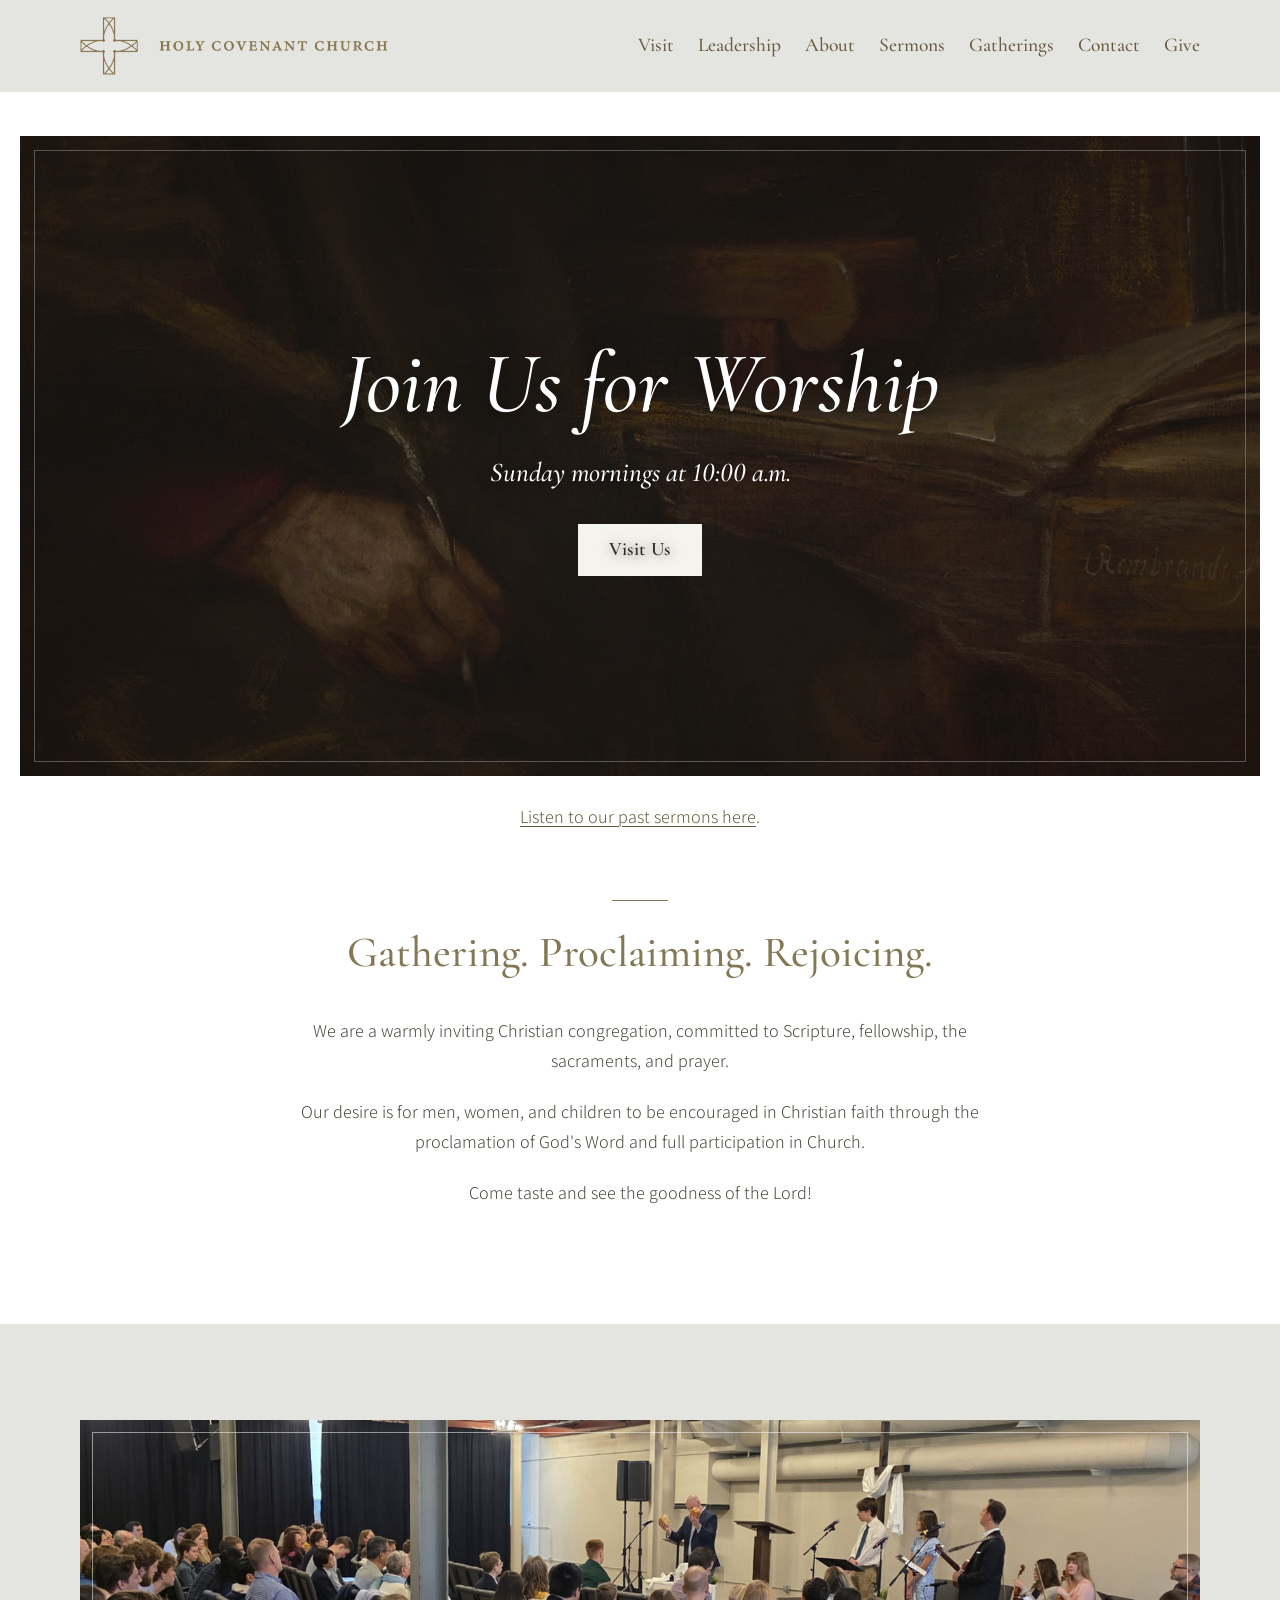
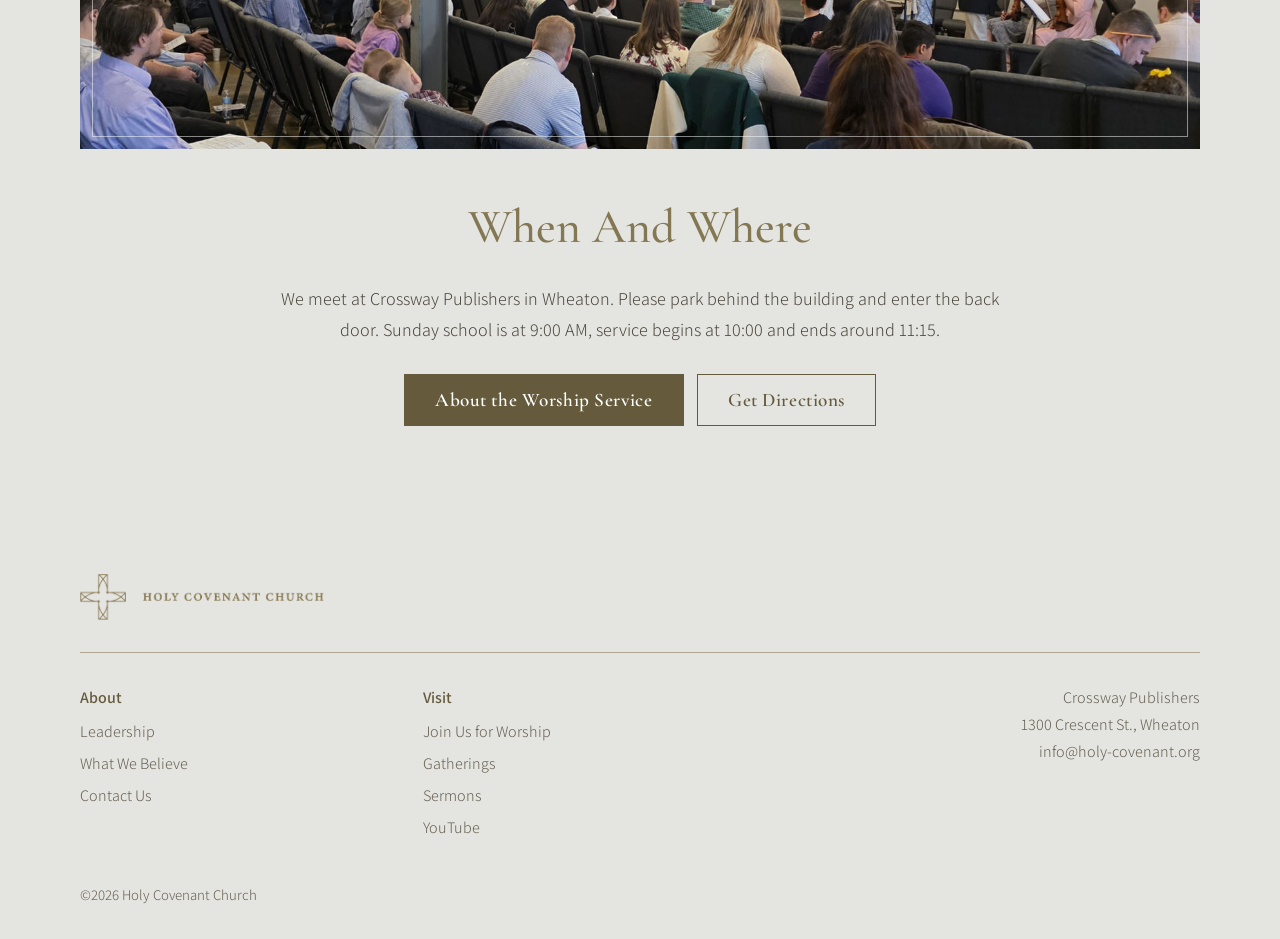
<file: index.html>
<!DOCTYPE html>
<html lang="en">
<head>
<meta charset="utf-8">
<meta name="viewport" content="width=device-width, initial-scale=1">
<title>Holy Covenant Church | Wheaton | Christians Joyfully Gathering Around the Word of God</title>
<meta name="description" content="Holy Covenant Church is a church in Wheaton, Illinois. We gather around the Word of God, rejoicing in the gospel of our Lord Jesus Christ. Come worship with us on Sundays at 10:00 am.">
<link rel="canonical" href="https://www.holy-covenant.org/">
<meta name="theme-color" content="#e4e5e1">
<meta property="og:site_name" content="Holy Covenant Church">
<meta property="og:type" content="website">
<meta property="og:title" content="Holy Covenant Church | Wheaton | Christians Joyfully Gathering Around the Word of God">
<meta property="og:description" content="Holy Covenant Church is a church in Wheaton, Illinois. We gather around the Word of God, rejoicing in the gospel of our Lord Jesus Christ. Come worship with us on Sundays at 10:00 am.">
<meta property="og:url" content="https://www.holy-covenant.org/">
<meta property="og:image" content="https://www.holy-covenant.org/images/social-card.png">
<meta property="og:image:width" content="1200">
<meta property="og:image:height" content="630">
<meta name="twitter:card" content="summary_large_image">
<link rel="icon" type="image/png" href="images/favicon.png" data-fallback="https://static.wixstatic.com/media/948c68_6060ae84a63842e984ac93c92513b601~mv2.png/v1/fill/w_96,h_96,al_c/favicon.png">
<link rel="apple-touch-icon" href="images/apple-touch-icon.png">
<link rel="preload" href="fonts/cormorant-garamond-500.woff2" as="font" type="font/woff2" crossorigin>
<link rel="preload" href="fonts/cormorant-garamond-500-italic.woff2" as="font" type="font/woff2" crossorigin>
<link rel="preload" href="fonts/cormorant-garamond-600.woff2" as="font" type="font/woff2" crossorigin>
<link rel="preload" href="fonts/assistant-300.woff2" as="font" type="font/woff2" crossorigin>
<link rel="preload" href="fonts/assistant-600.woff2" as="font" type="font/woff2" crossorigin>
<link rel="stylesheet" href="css/style.css">
<noscript><style>.this-week{display:none}</style></noscript>
<script type="application/ld+json">
{
  "@context": "https://schema.org",
  "@type": "Church",
  "name": "Holy Covenant Church",
  "url": "https://www.holy-covenant.org/",
  "description": "A warmly inviting Christian congregation in Wheaton, Illinois, committed to Scripture, fellowship, the sacraments, and prayer.",
  "image": "https://www.holy-covenant.org/images/social-card.png",
  "logo": "https://www.holy-covenant.org/images/logo.png",
  "address": {
    "@type": "PostalAddress",
    "name": "Crossway Publishers",
    "streetAddress": "1300 Crescent St.",
    "addressLocality": "Wheaton",
    "addressRegion": "IL",
    "postalCode": "60187",
    "addressCountry": "US"
  },
  "geo": {
    "@type": "GeoCoordinates",
    "latitude": 41.86871,
    "longitude": -88.08737
  },
  "hasMap": "https://maps.app.goo.gl/Sp8KZqypXDuWN58A9",
  "openingHoursSpecification": [
    {
      "@type": "OpeningHoursSpecification",
      "dayOfWeek": "Sunday",
      "opens": "09:00",
      "closes": "11:15"
    }
  ],
  "sameAs": [
    "https://www.youtube.com/@holycovenantchurchwheaton",
    "https://sermons.holy-covenant.org/"
  ]
}
</script>
</head>
<body>
<a class="skip" href="#main">Skip to Main Content</a>
<div class="notice" id="notice" role="status" hidden><p></p></div>
<header class="site-header">
  <div class="wrap">
    <a class="brand" href="index.html"><img src="images/logo.png" data-fallback="https://static.wixstatic.com/media/948c68_ba5f621eec424717adbdeb428c8d7d55~mv2.png/v1/fill/w_746,h_141,al_c,q_85,usm_0.66_1.00_0.01,enc_avif,quality_auto/streamline%20logo.png" onerror="if(this.dataset.fallback){var f=this.dataset.fallback;this.removeAttribute('data-fallback');this.src=f}" alt="Holy Covenant Church" width="1061" height="200"></a>
    <button class="nav-toggle" type="button" aria-label="Menu" aria-expanded="false" aria-controls="nav"><span></span><span></span><span></span></button>
    <nav aria-label="Main">
      <ul class="nav" id="nav">
        <li><a href="visit.html">Visit</a></li>
        <li><a href="leadership.html">Leadership</a></li>
        <li><a href="about.html">About</a></li>
        <li><a href="sermons.html">Sermons</a></li>
        <li><a href="gatherings.html">Gatherings</a></li>
        <li><a href="contact.html">Contact</a></li>
        <li><a href="give.html">Give</a></li>
      </ul>
    </nav>
  </div>
</header>
<main id="main">
<section class="hero" id="hero" data-remote="https://static.wixstatic.com/media/948c68_13b5ce5faabd4e0bb763c9c971a2fa0d~mv2.jpg">
  <img src="[data-uri]" alt="" fetchpriority="high">
  <noscript><img class="fixed" src="series-images/hcc.jpg" data-fallback="https://static.wixstatic.com/media/948c68_13b5ce5faabd4e0bb763c9c971a2fa0d~mv2.jpg" onerror="if(this.dataset.fallback){var f=this.dataset.fallback;this.removeAttribute('data-fallback');this.src=f}" alt=""></noscript>
  <div class="hero-inner">
    <h1>Join Us for Worship</h1>
    <p class="time">Sunday mornings at 10:00 a.m.</p>
    <p><a class="btn light" href="visit.html">Visit Us</a></p>
    <div class="this-week waiting" id="this-week"><p>&nbsp;</p></div>
  </div>
</section>

<p class="last-week"><span id="last-week"></span> <a href="sermons.html">Listen to our past sermons here</a>.</p>

<section class="section intro">
  <div class="narrow center">
    <span class="rule"></span>
    <h2>Gathering. Proclaiming. Rejoicing.</h2>
    <p>We are a warmly inviting Christian congregation, committed to Scripture, fellowship, the sacraments, and prayer.</p>
    <p>Our desire is for men, women, and children to be encouraged in Christian faith through the proclamation of God's Word and full participation in Church.</p>
    <p>Come taste and see the goodness of the Lord!</p>
  </div>
</section>

<section class="section stone">
  <div class="wrap">
    <div class="banner-photo reveal"><img src="images/visit.jpg" data-fallback="https://static.wixstatic.com/media/948c68_cb0be4e1767e49ad9970b0b3f58e52ca~mv2.jpg/v1/fill/w_2048,h_512,al_c,q_80/visit.jpg" onerror="if(this.dataset.fallback){var f=this.dataset.fallback;this.removeAttribute('data-fallback');this.src=f}" alt="The congregation of Holy Covenant Church gathered for Sunday worship" width="2048" height="512" loading="lazy" decoding="async"></div>
  </div>
  <div class="narrow center reveal">
    <h2>When And Where</h2>
    <p>We meet at Crossway Publishers in Wheaton. Please park behind the building and enter the back door. Sunday school is at 9:00 AM, service begins at 10:00 and ends around 11:15.</p>
    <div class="btn-row">
      <a class="btn" href="visit.html">About the Worship Service</a>
      <a class="btn ghost" href="https://maps.app.goo.gl/Sp8KZqypXDuWN58A9">Get Directions</a>
    </div>
  </div>
</section>

<section class="section schedule reveal" id="schedule" hidden>
  <div class="narrow">
    <h2 class="center">Upcoming Sermons</h2>
    <ul class="upcoming"></ul>
  </div>
</section>
</main>
<footer class="site-footer">
  <div class="wrap">
    <a class="brand" href="index.html"><img src="images/logo.png" data-fallback="https://static.wixstatic.com/media/948c68_ba5f621eec424717adbdeb428c8d7d55~mv2.png/v1/fill/w_746,h_141,al_c,q_85,usm_0.66_1.00_0.01,enc_avif,quality_auto/streamline%20logo.png" onerror="if(this.dataset.fallback){var f=this.dataset.fallback;this.removeAttribute('data-fallback');this.src=f}" alt="Holy Covenant Church" width="1061" height="200" loading="lazy" decoding="async"></a>
    <hr>
    <div class="foot-grid">
      <div>
        <h2><a href="about.html">About</a></h2>
        <ul>
          <li><a href="leadership.html">Leadership</a></li>
          <li><a href="what-we-believe.html">What We Believe</a></li>
          <li><a href="contact.html">Contact Us</a></li>
        </ul>
      </div>
      <div>
        <h2><a href="visit.html">Visit</a></h2>
        <ul>
          <li><a href="visit.html">Join Us for Worship</a></li>
          <li><a href="gatherings.html">Gatherings</a></li>
          <li><a href="sermons.html">Sermons</a></li>
          <li><a href="https://www.youtube.com/@holycovenantchurchwheaton">YouTube</a></li>
        </ul>
      </div>
      <div class="where">
        <a href="https://maps.app.goo.gl/Sp8KZqypXDuWN58A9">Crossway Publishers<br>1300 Crescent St., Wheaton</a><br>
        <a href="contact.html" data-u="info" data-d="holy-covenant.org" data-show>Email us</a>
      </div>
    </div>
    <p class="copyright">&copy;<span id="year">2026</span> Holy Covenant Church</p>
  </div>
</footer>
<script src="js/config.js"></script>
<script src="js/site.js"></script>
</body>
</html>
</file>
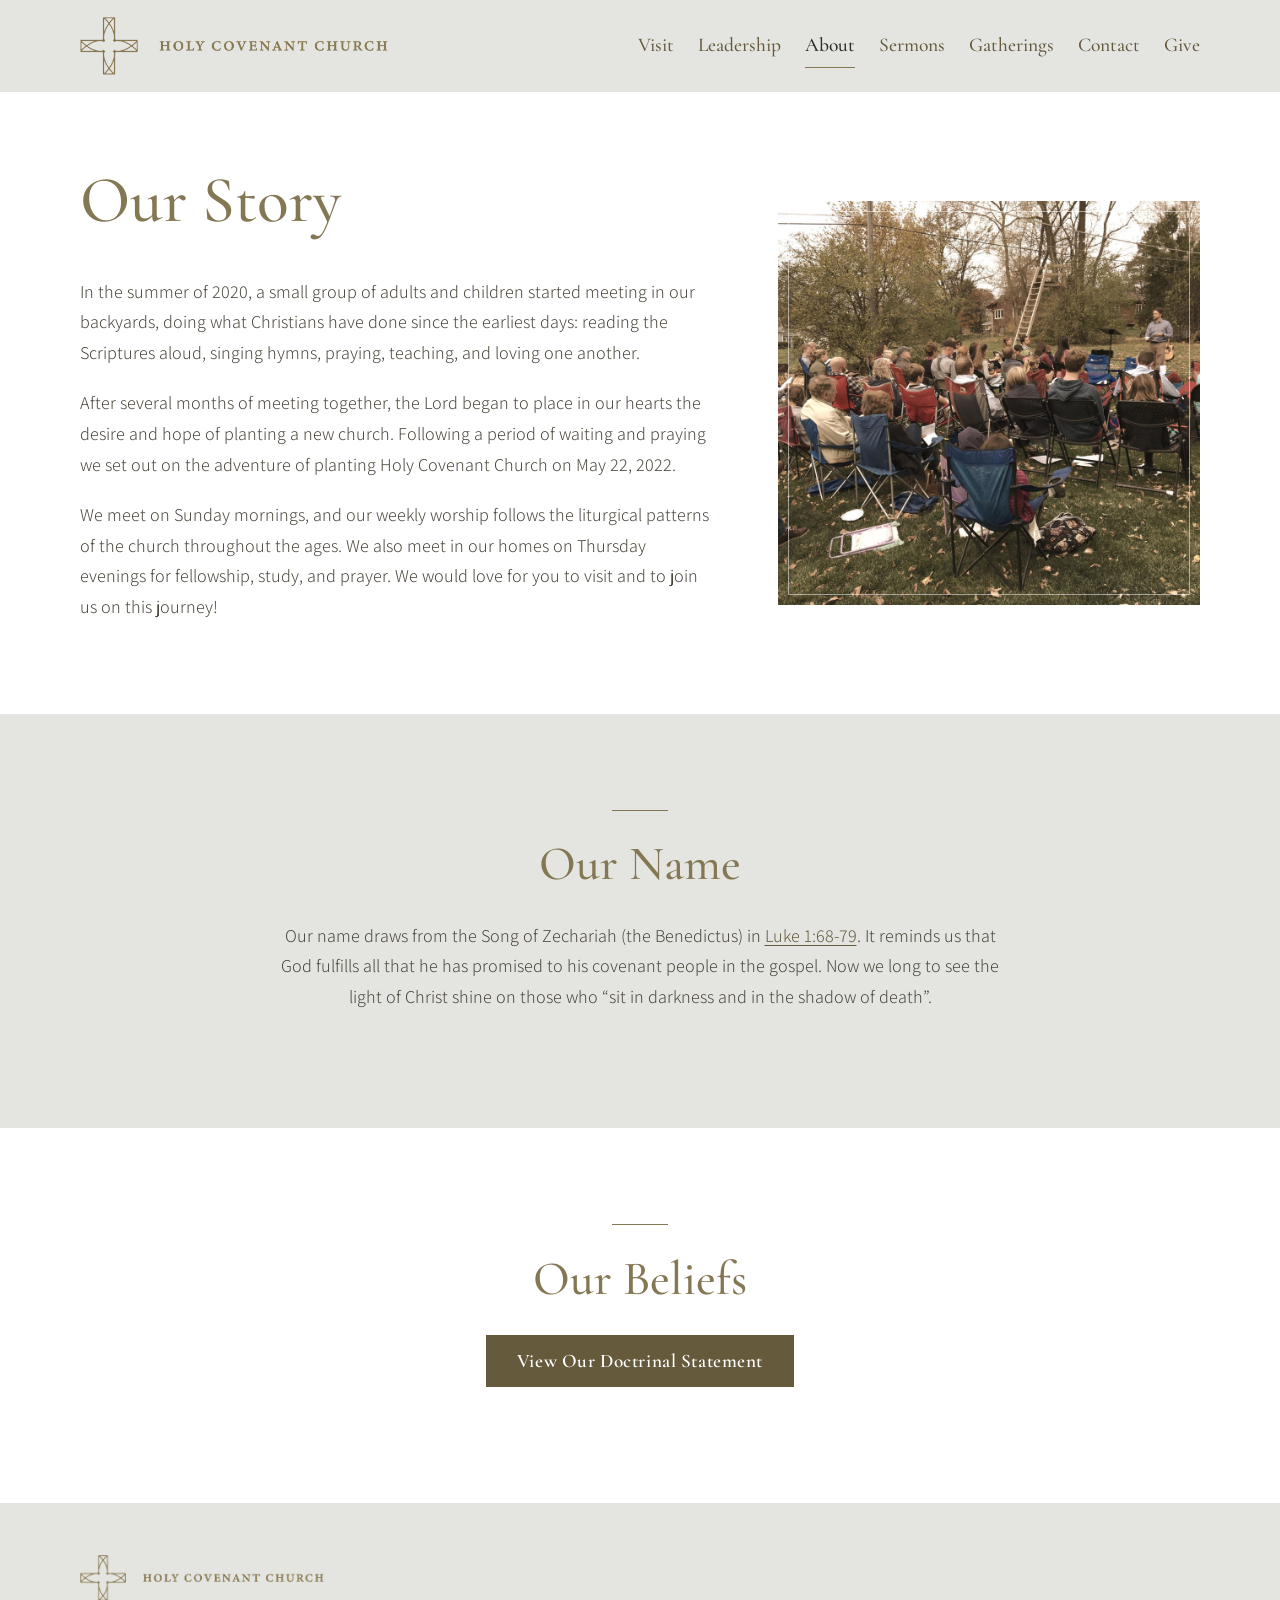
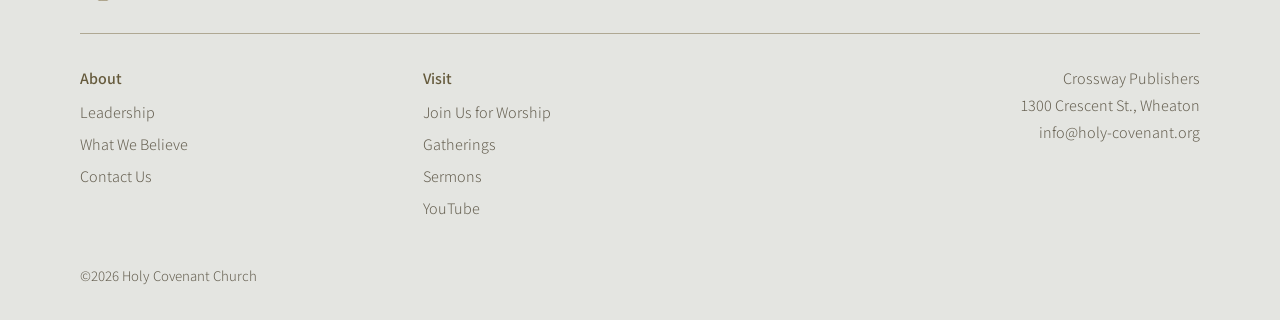
<file: about.html>
<!DOCTYPE html>
<html lang="en">
<head>
<meta charset="utf-8">
<meta name="viewport" content="width=device-width, initial-scale=1">
<title>About | Holy Covenant Church</title>
<meta name="description" content="Holy Covenant Church was launched in May 2022. Read our story, how we got our name, and what we believe.">
<link rel="canonical" href="https://www.holy-covenant.org/about">
<meta name="theme-color" content="#e4e5e1">
<meta property="og:site_name" content="Holy Covenant Church">
<meta property="og:type" content="website">
<meta property="og:title" content="About | Holy Covenant Church">
<meta property="og:description" content="Holy Covenant Church was launched in May 2022. Read our story, how we got our name, and what we believe.">
<meta property="og:url" content="https://www.holy-covenant.org/about">
<meta property="og:image" content="https://www.holy-covenant.org/images/social-card.png">
<meta property="og:image:width" content="1200">
<meta property="og:image:height" content="630">
<meta name="twitter:card" content="summary_large_image">
<link rel="icon" type="image/png" href="images/favicon.png" data-fallback="https://static.wixstatic.com/media/948c68_6060ae84a63842e984ac93c92513b601~mv2.png/v1/fill/w_96,h_96,al_c/favicon.png">
<link rel="apple-touch-icon" href="images/apple-touch-icon.png">
<link rel="preload" href="fonts/cormorant-garamond-500.woff2" as="font" type="font/woff2" crossorigin>
<link rel="preload" href="fonts/cormorant-garamond-500-italic.woff2" as="font" type="font/woff2" crossorigin>
<link rel="preload" href="fonts/cormorant-garamond-600.woff2" as="font" type="font/woff2" crossorigin>
<link rel="preload" href="fonts/assistant-300.woff2" as="font" type="font/woff2" crossorigin>
<link rel="preload" href="fonts/assistant-600.woff2" as="font" type="font/woff2" crossorigin>
<link rel="stylesheet" href="css/style.css">
</head>
<body>
<a class="skip" href="#main">Skip to Main Content</a>
<div class="notice" id="notice" role="status" hidden><p></p></div>
<header class="site-header">
  <div class="wrap">
    <a class="brand" href="index.html"><img src="images/logo.png" data-fallback="https://static.wixstatic.com/media/948c68_ba5f621eec424717adbdeb428c8d7d55~mv2.png/v1/fill/w_746,h_141,al_c,q_85,usm_0.66_1.00_0.01,enc_avif,quality_auto/streamline%20logo.png" onerror="if(this.dataset.fallback){var f=this.dataset.fallback;this.removeAttribute('data-fallback');this.src=f}" alt="Holy Covenant Church" width="1061" height="200"></a>
    <button class="nav-toggle" type="button" aria-label="Menu" aria-expanded="false" aria-controls="nav"><span></span><span></span><span></span></button>
    <nav aria-label="Main">
      <ul class="nav" id="nav">
        <li><a href="visit.html">Visit</a></li>
        <li><a href="leadership.html">Leadership</a></li>
        <li><a href="about.html" aria-current="page">About</a></li>
        <li><a href="sermons.html">Sermons</a></li>
        <li><a href="gatherings.html">Gatherings</a></li>
        <li><a href="contact.html">Contact</a></li>
        <li><a href="give.html">Give</a></li>
      </ul>
    </nav>
  </div>
</header>
<main id="main">
<section class="story">
  <div class="copy">
    <h1>Our Story</h1>
    <p>In the summer of 2020, a small group of adults and children started meeting in our backyards, doing what Christians have done since the earliest days: reading the Scriptures aloud, singing hymns, praying, teaching, and loving one another.</p>
    <p>After several months of meeting together, the Lord began to place in our hearts the desire and hope of planting a new church. Following a period of waiting and praying we set out on the adventure of planting Holy Covenant Church on May 22, 2022.</p>
    <p>We meet on Sunday mornings, and our weekly worship follows the liturgical patterns of the church throughout the ages. We also meet in our homes on Thursday evenings for fellowship, study, and prayer. We would love for you to visit and to join us on this journey!</p>
  </div>
  <div class="photo"><img src="images/about.jpg" data-fallback="https://static.wixstatic.com/media/948c68_d28a3059f4d842d7a2022be05ebe96b9~mv2.jpg/v1/fill/w_1000,h_958,al_c,q_80/about.jpg" onerror="if(this.dataset.fallback){var f=this.dataset.fallback;this.removeAttribute('data-fallback');this.src=f}" alt="An early outdoor gathering of Holy Covenant Church" width="1000" height="958" fetchpriority="high"></div>
</section>

<section class="section stone">
  <div class="narrow center reveal">
    <span class="rule"></span>
    <h2>Our Name</h2>
    <p>Our name draws from the Song of Zechariah (the Benedictus) in <a href="https://www.esv.org/Luke+1:68-79/" target="_blank" rel="noopener">Luke 1:68-79</a>. It reminds us that God fulfills all that he has promised to his covenant people in the gospel. Now we long to see the light of Christ shine on those who &ldquo;sit in darkness and in the shadow of death&rdquo;.</p>
  </div>
</section>

<section class="section">
  <div class="narrow center reveal">
    <span class="rule"></span>
    <h2>Our Beliefs</h2>
    <p><a class="btn" href="what-we-believe.html">View Our Doctrinal Statement</a></p>
  </div>
</section>
</main>
<footer class="site-footer">
  <div class="wrap">
    <a class="brand" href="index.html"><img src="images/logo.png" data-fallback="https://static.wixstatic.com/media/948c68_ba5f621eec424717adbdeb428c8d7d55~mv2.png/v1/fill/w_746,h_141,al_c,q_85,usm_0.66_1.00_0.01,enc_avif,quality_auto/streamline%20logo.png" onerror="if(this.dataset.fallback){var f=this.dataset.fallback;this.removeAttribute('data-fallback');this.src=f}" alt="Holy Covenant Church" width="1061" height="200" loading="lazy" decoding="async"></a>
    <hr>
    <div class="foot-grid">
      <div>
        <h2><a href="about.html">About</a></h2>
        <ul>
          <li><a href="leadership.html">Leadership</a></li>
          <li><a href="what-we-believe.html">What We Believe</a></li>
          <li><a href="contact.html">Contact Us</a></li>
        </ul>
      </div>
      <div>
        <h2><a href="visit.html">Visit</a></h2>
        <ul>
          <li><a href="visit.html">Join Us for Worship</a></li>
          <li><a href="gatherings.html">Gatherings</a></li>
          <li><a href="sermons.html">Sermons</a></li>
          <li><a href="https://www.youtube.com/@holycovenantchurchwheaton">YouTube</a></li>
        </ul>
      </div>
      <div class="where">
        <a href="https://maps.app.goo.gl/Sp8KZqypXDuWN58A9">Crossway Publishers<br>1300 Crescent St., Wheaton</a><br>
        <a href="contact.html" data-u="info" data-d="holy-covenant.org" data-show>Email us</a>
      </div>
    </div>
    <p class="copyright">&copy;<span id="year">2026</span> Holy Covenant Church</p>
  </div>
</footer>
<script src="js/config.js"></script>
<script src="js/site.js"></script>
</body>
</html>
</file>
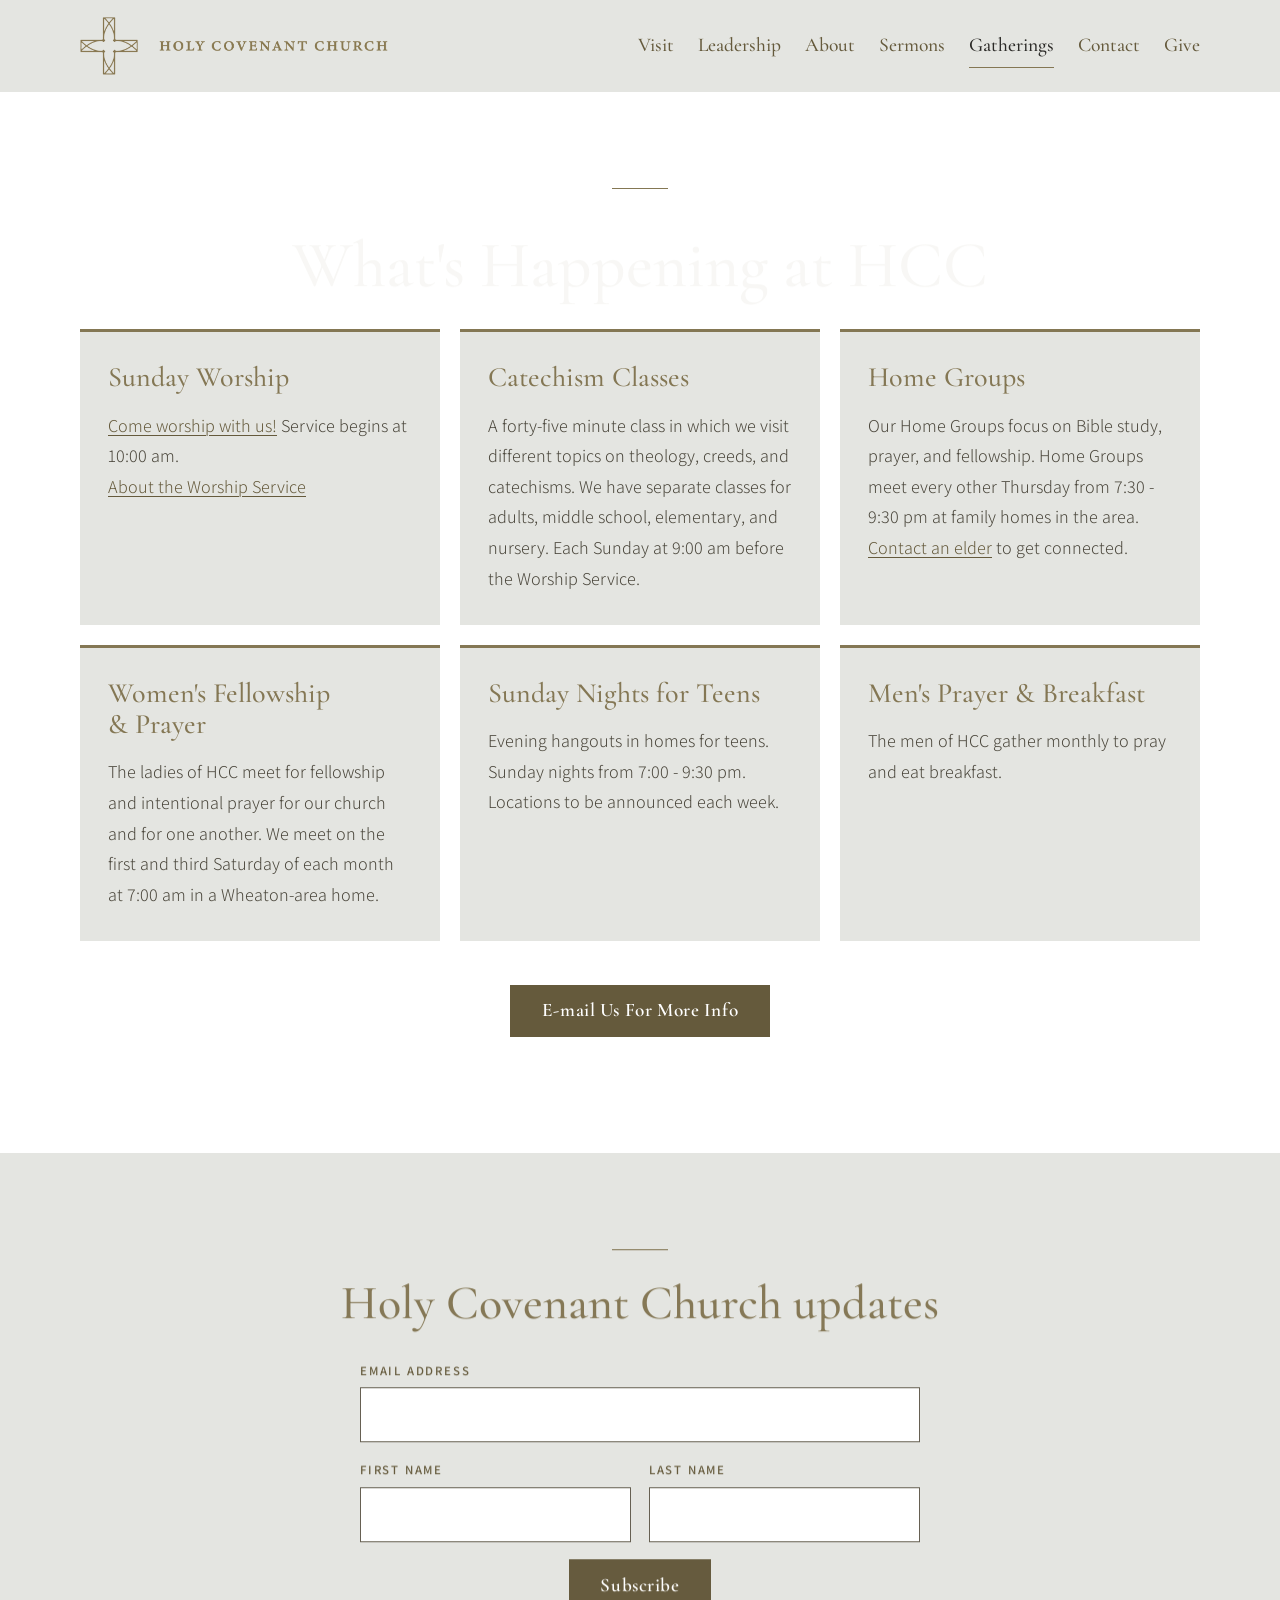
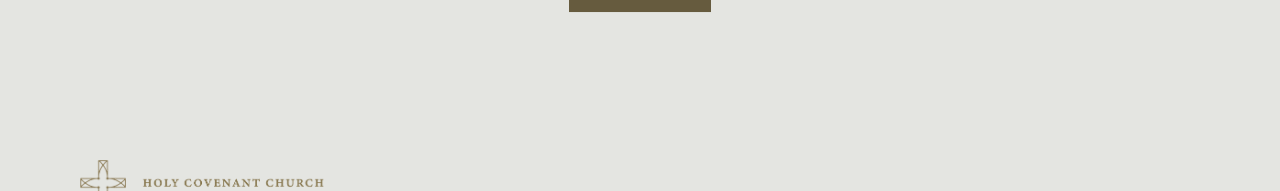
<file: blank.html>
<!DOCTYPE html>
<html lang="en"><head><meta charset="utf-8"><meta name="viewport" content="width=device-width, initial-scale=1">
<title>Holy Covenant Church</title>
<meta http-equiv="refresh" content="0; url=gatherings.html">
<link rel="canonical" href="https://www.holy-covenant.org/gatherings">
<meta name="robots" content="noindex">
<style>body{margin:0;min-height:100vh;display:grid;place-items:center;background:#e4e5e1;color:#4a463b;font-family:Georgia,"Times New Roman",serif;text-align:center;padding:2rem;line-height:1.6}h1{color:#847754;font-weight:500;font-size:2.5rem;margin:0 0 .4em}p{font-size:1.15rem;margin:0 0 .8em}a{color:#655a3c}</style>
</head><body><div><h1>Holy Covenant Church</h1><p>This page has moved. <a href="gatherings.html">Continue to Gatherings</a>.</p></div></body></html>
</file>
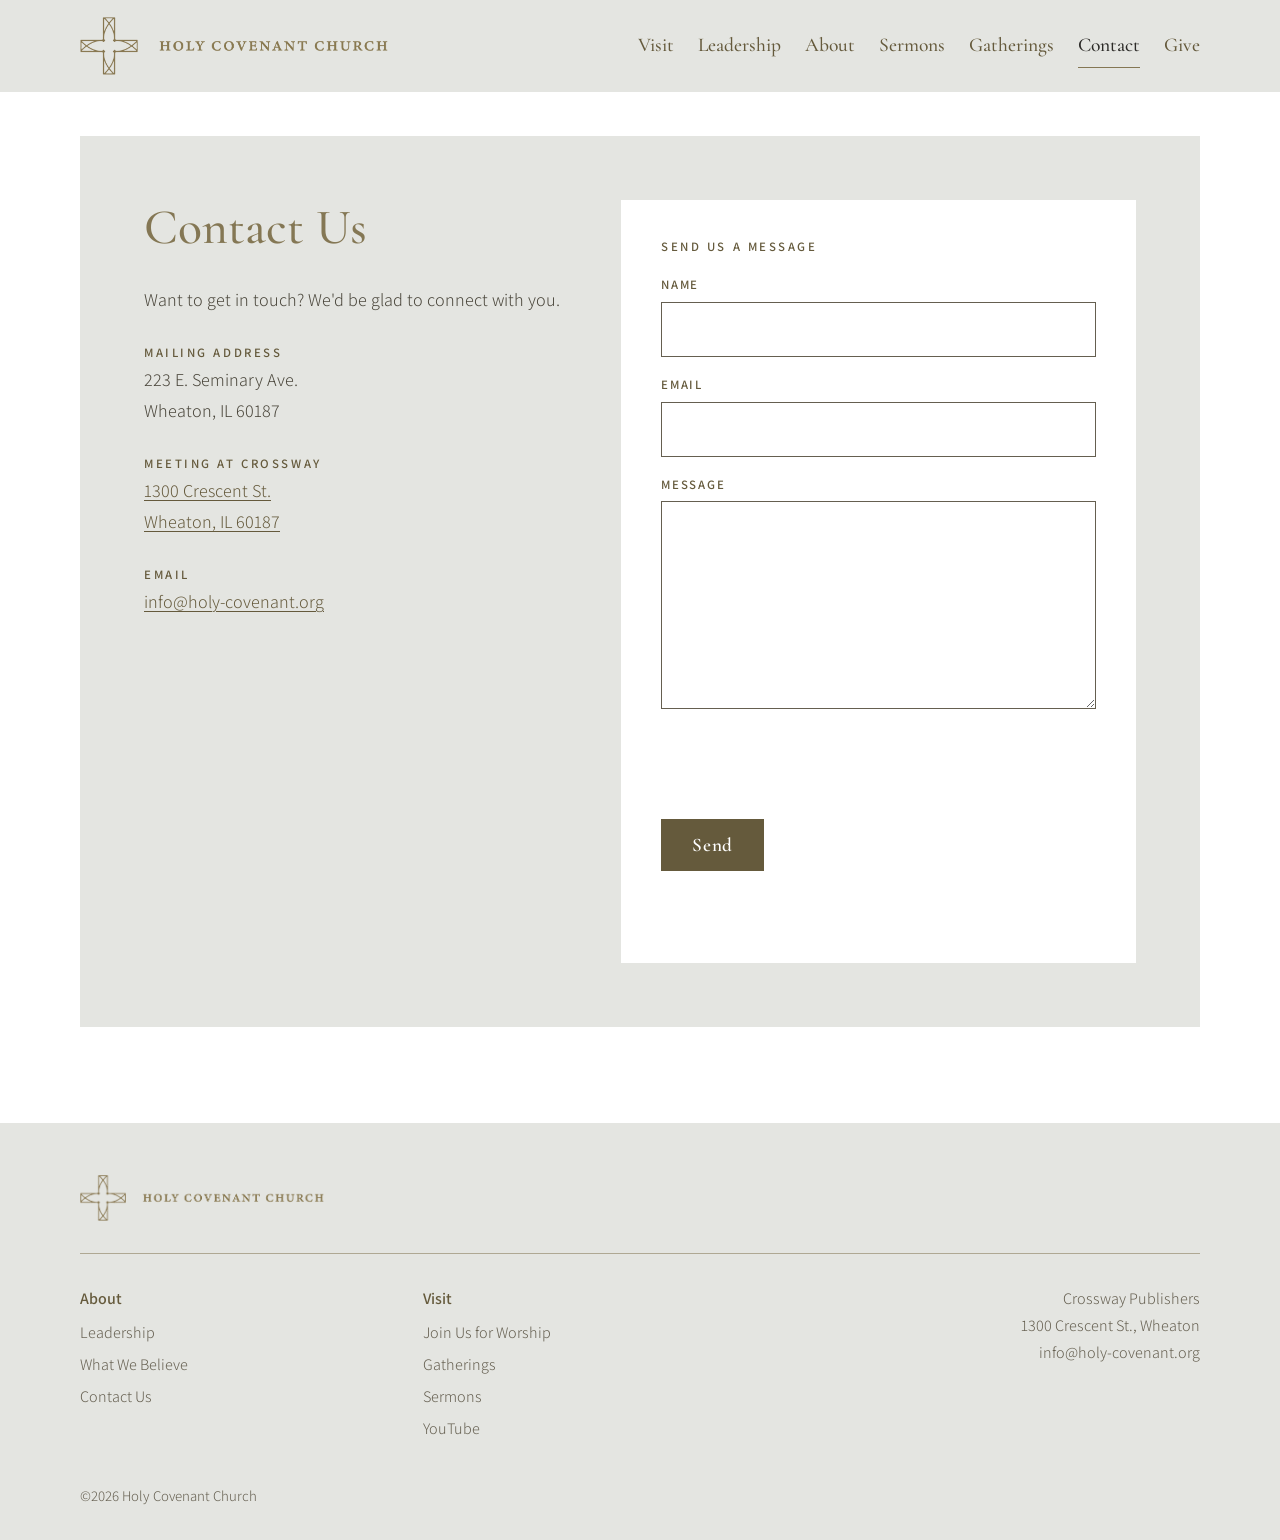
<file: contact.html>
<!DOCTYPE html>
<html lang="en">
<head>
<meta charset="utf-8">
<meta name="viewport" content="width=device-width, initial-scale=1">
<title>Contact | Holy Covenant Church</title>
<meta name="description" content="Want to get in touch? We'd be glad to connect with you.">
<link rel="canonical" href="https://www.holy-covenant.org/contact">
<meta name="theme-color" content="#e4e5e1">
<meta property="og:site_name" content="Holy Covenant Church">
<meta property="og:type" content="website">
<meta property="og:title" content="Contact | Holy Covenant Church">
<meta property="og:description" content="Want to get in touch? We'd be glad to connect with you.">
<meta property="og:url" content="https://www.holy-covenant.org/contact">
<meta property="og:image" content="https://www.holy-covenant.org/images/social-card.png">
<meta property="og:image:width" content="1200">
<meta property="og:image:height" content="630">
<meta name="twitter:card" content="summary_large_image">
<link rel="icon" type="image/png" href="images/favicon.png" data-fallback="https://static.wixstatic.com/media/948c68_6060ae84a63842e984ac93c92513b601~mv2.png/v1/fill/w_96,h_96,al_c/favicon.png">
<link rel="apple-touch-icon" href="images/apple-touch-icon.png">
<link rel="preload" href="fonts/cormorant-garamond-500.woff2" as="font" type="font/woff2" crossorigin>
<link rel="preload" href="fonts/cormorant-garamond-500-italic.woff2" as="font" type="font/woff2" crossorigin>
<link rel="preload" href="fonts/cormorant-garamond-600.woff2" as="font" type="font/woff2" crossorigin>
<link rel="preload" href="fonts/assistant-300.woff2" as="font" type="font/woff2" crossorigin>
<link rel="preload" href="fonts/assistant-600.woff2" as="font" type="font/woff2" crossorigin>
<link rel="stylesheet" href="css/style.css">
</head>
<body>
<a class="skip" href="#main">Skip to Main Content</a>
<div class="notice" id="notice" role="status" hidden><p></p></div>
<header class="site-header">
  <div class="wrap">
    <a class="brand" href="index.html"><img src="images/logo.png" data-fallback="https://static.wixstatic.com/media/948c68_ba5f621eec424717adbdeb428c8d7d55~mv2.png/v1/fill/w_746,h_141,al_c,q_85,usm_0.66_1.00_0.01,enc_avif,quality_auto/streamline%20logo.png" onerror="if(this.dataset.fallback){var f=this.dataset.fallback;this.removeAttribute('data-fallback');this.src=f}" alt="Holy Covenant Church" width="1061" height="200"></a>
    <button class="nav-toggle" type="button" aria-label="Menu" aria-expanded="false" aria-controls="nav"><span></span><span></span><span></span></button>
    <nav aria-label="Main">
      <ul class="nav" id="nav">
        <li><a href="visit.html">Visit</a></li>
        <li><a href="leadership.html">Leadership</a></li>
        <li><a href="about.html">About</a></li>
        <li><a href="sermons.html">Sermons</a></li>
        <li><a href="gatherings.html">Gatherings</a></li>
        <li><a href="contact.html" aria-current="page">Contact</a></li>
        <li><a href="give.html">Give</a></li>
      </ul>
    </nav>
  </div>
</header>
<main id="main">
<div class="wrap">
  <section class="contact">
    <div>
      <h1>Contact Us</h1>
      <p>Want to get in touch? We'd be glad to connect with you.</p>
      <h2>Mailing Address</h2>
      <p>223 E. Seminary Ave.<br>Wheaton, IL 60187</p>
      <h2>Meeting at Crossway</h2>
      <p><a href="https://maps.app.goo.gl/Sp8KZqypXDuWN58A9">1300 Crescent St.<br>Wheaton, IL 60187</a></p>
      <h2>Email</h2>
      <p><a href="contact.html" data-u="info" data-d="holy-covenant.org" data-show>Email us</a></p>
      <noscript><p>info [at] holy-covenant [dot] org</p></noscript>
    </div>
    <div class="form" id="contact-form">
      <h2>Send Us a Message</h2>
      <form class="fields" id="contact-form-el" action="https://formspree.io/f/mnpdbewz" method="POST">
        <div class="field"><label for="cf-name">Name</label><input id="cf-name" name="name" type="text" autocomplete="name" required></div>
        <div class="field"><label for="cf-email">Email</label><input id="cf-email" name="email" type="email" autocomplete="email" required></div>
        <div class="field"><label for="cf-message">Message</label><textarea id="cf-message" name="message" rows="6" required></textarea></div>
        <input type="hidden" name="_subject" value="Message from the Holy Covenant Church website">
        <button class="btn" type="submit">Send</button>
        <p class="form-status" role="status"></p>
      </form>
    </div>
  </section>
</div>
<div class="section" style="padding-bottom:0"></div>
</main>
<footer class="site-footer">
  <div class="wrap">
    <a class="brand" href="index.html"><img src="images/logo.png" data-fallback="https://static.wixstatic.com/media/948c68_ba5f621eec424717adbdeb428c8d7d55~mv2.png/v1/fill/w_746,h_141,al_c,q_85,usm_0.66_1.00_0.01,enc_avif,quality_auto/streamline%20logo.png" onerror="if(this.dataset.fallback){var f=this.dataset.fallback;this.removeAttribute('data-fallback');this.src=f}" alt="Holy Covenant Church" width="1061" height="200" loading="lazy" decoding="async"></a>
    <hr>
    <div class="foot-grid">
      <div>
        <h2><a href="about.html">About</a></h2>
        <ul>
          <li><a href="leadership.html">Leadership</a></li>
          <li><a href="what-we-believe.html">What We Believe</a></li>
          <li><a href="contact.html">Contact Us</a></li>
        </ul>
      </div>
      <div>
        <h2><a href="visit.html">Visit</a></h2>
        <ul>
          <li><a href="visit.html">Join Us for Worship</a></li>
          <li><a href="gatherings.html">Gatherings</a></li>
          <li><a href="sermons.html">Sermons</a></li>
          <li><a href="https://www.youtube.com/@holycovenantchurchwheaton">YouTube</a></li>
        </ul>
      </div>
      <div class="where">
        <a href="https://maps.app.goo.gl/Sp8KZqypXDuWN58A9">Crossway Publishers<br>1300 Crescent St., Wheaton</a><br>
        <a href="contact.html" data-u="info" data-d="holy-covenant.org" data-show>Email us</a>
      </div>
    </div>
    <p class="copyright">&copy;<span id="year">2026</span> Holy Covenant Church</p>
  </div>
</footer>
<script src="js/config.js"></script>
<script src="js/site.js"></script>
</body>
</html>
</file>
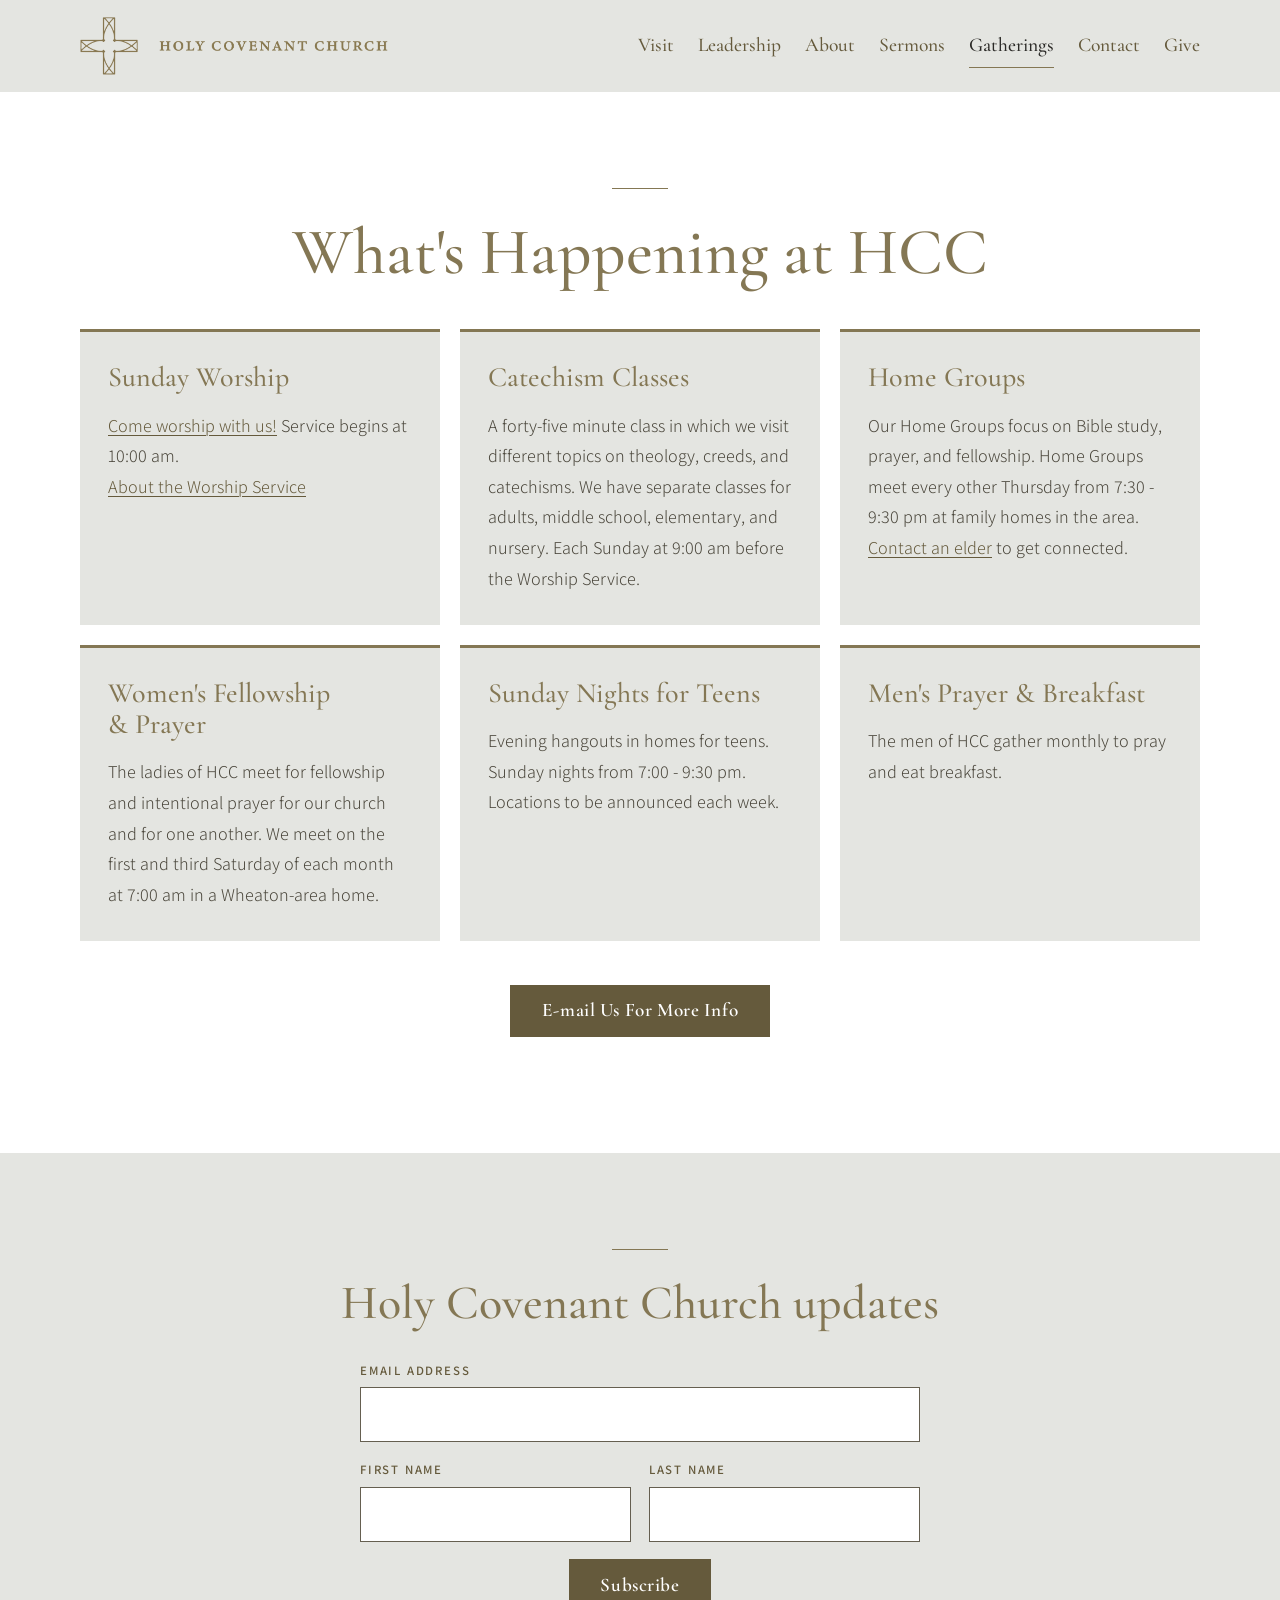
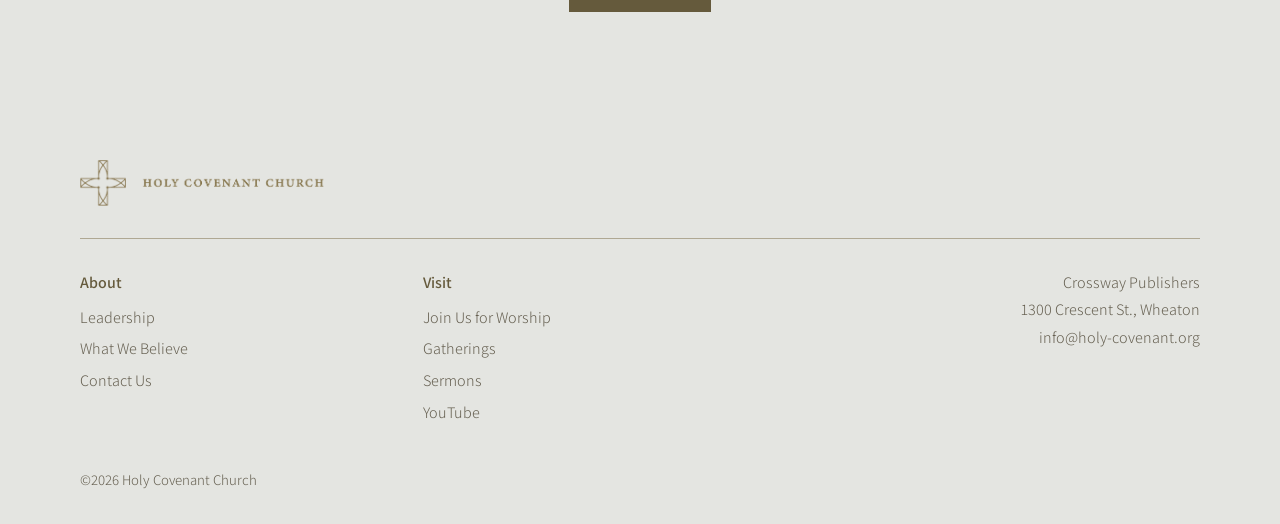
<file: gatherings.html>
<!DOCTYPE html>
<html lang="en">
<head>
<meta charset="utf-8">
<meta name="viewport" content="width=device-width, initial-scale=1">
<title>Gatherings | Holy Covenant Church</title>
<meta name="description" content="Sunday worship, catechism classes, home groups, and other gatherings at Holy Covenant Church in Wheaton.">
<link rel="canonical" href="https://www.holy-covenant.org/gatherings">
<meta name="theme-color" content="#e4e5e1">
<meta property="og:site_name" content="Holy Covenant Church">
<meta property="og:type" content="website">
<meta property="og:title" content="Gatherings | Holy Covenant Church">
<meta property="og:description" content="Sunday worship, catechism classes, home groups, and other gatherings at Holy Covenant Church in Wheaton.">
<meta property="og:url" content="https://www.holy-covenant.org/gatherings">
<meta property="og:image" content="https://www.holy-covenant.org/images/social-card.png">
<meta property="og:image:width" content="1200">
<meta property="og:image:height" content="630">
<meta name="twitter:card" content="summary_large_image">
<link rel="icon" type="image/png" href="images/favicon.png" data-fallback="https://static.wixstatic.com/media/948c68_6060ae84a63842e984ac93c92513b601~mv2.png/v1/fill/w_96,h_96,al_c/favicon.png">
<link rel="apple-touch-icon" href="images/apple-touch-icon.png">
<link rel="preload" href="fonts/cormorant-garamond-500.woff2" as="font" type="font/woff2" crossorigin>
<link rel="preload" href="fonts/cormorant-garamond-500-italic.woff2" as="font" type="font/woff2" crossorigin>
<link rel="preload" href="fonts/cormorant-garamond-600.woff2" as="font" type="font/woff2" crossorigin>
<link rel="preload" href="fonts/assistant-300.woff2" as="font" type="font/woff2" crossorigin>
<link rel="preload" href="fonts/assistant-600.woff2" as="font" type="font/woff2" crossorigin>
<link rel="stylesheet" href="css/style.css">
</head>
<body>
<a class="skip" href="#main">Skip to Main Content</a>
<div class="notice" id="notice" role="status" hidden><p></p></div>
<header class="site-header">
  <div class="wrap">
    <a class="brand" href="index.html"><img src="images/logo.png" data-fallback="https://static.wixstatic.com/media/948c68_ba5f621eec424717adbdeb428c8d7d55~mv2.png/v1/fill/w_746,h_141,al_c,q_85,usm_0.66_1.00_0.01,enc_avif,quality_auto/streamline%20logo.png" onerror="if(this.dataset.fallback){var f=this.dataset.fallback;this.removeAttribute('data-fallback');this.src=f}" alt="Holy Covenant Church" width="1061" height="200"></a>
    <button class="nav-toggle" type="button" aria-label="Menu" aria-expanded="false" aria-controls="nav"><span></span><span></span><span></span></button>
    <nav aria-label="Main">
      <ul class="nav" id="nav">
        <li><a href="visit.html">Visit</a></li>
        <li><a href="leadership.html">Leadership</a></li>
        <li><a href="about.html">About</a></li>
        <li><a href="sermons.html">Sermons</a></li>
        <li><a href="gatherings.html" aria-current="page">Gatherings</a></li>
        <li><a href="contact.html">Contact</a></li>
        <li><a href="give.html">Give</a></li>
      </ul>
    </nav>
  </div>
</header>
<main id="main">
<section class="section">
  <div class="narrow center">
    <span class="rule"></span>
    <h1>What's Happening at HCC</h1>
  </div>
  <div class="wrap">
    <div class="happenings">
      <article class="happening reveal"><h2 class="h3">Sunday Worship</h2><p><a href="visit.html">Come worship with us!</a> Service begins at 10:00 am.<br><a href="visit.html">About the Worship Service</a></p></article>
      <article class="happening reveal"><h2 class="h3">Catechism Classes</h2><p>A forty-five minute class in which we visit different topics on theology, creeds, and catechisms. We have separate classes for adults, middle school, elementary, and nursery. Each Sunday at 9:00 am before the Worship Service.</p></article>
      <article class="happening reveal"><h2 class="h3">Home Groups</h2><p>Our Home Groups focus on Bible study, prayer, and fellowship. Home Groups meet every other Thursday from 7:30 - 9:30 pm at family homes in the area. <a href="contact.html">Contact an elder</a> to get connected.</p></article>
      <article class="happening reveal"><h2 class="h3">Women's Fellowship &amp; Prayer</h2><p>The ladies of HCC meet for fellowship and intentional prayer for our church and for one another. We meet on the first and third Saturday of each month at 7:00 am in a Wheaton-area home.</p></article>
      <article class="happening reveal"><h2 class="h3">Sunday Nights for Teens</h2><p>Evening hangouts in homes for teens. Sunday nights from 7:00 - 9:30 pm. Locations to be announced each week.</p></article>
      <article class="happening reveal"><h2 class="h3">Men's Prayer &amp; Breakfast</h2><p>The men of HCC gather monthly to pray and eat breakfast.</p></article>
    </div>
    <p class="center" style="margin-top:2.75rem"><a class="btn" href="contact.html" data-u="info" data-d="holy-covenant.org">E-mail Us For More Info</a></p>
  </div>
</section>

<section class="section stone">
  <div class="narrow center reveal">
    <span class="rule"></span>
    <h2>Holy Covenant Church updates</h2>
    <form class="fields signup" action="https://holy-covenant.us17.list-manage.com/subscribe/post?u=f9728e849f98a037f6fa0e0f6&amp;id=8df3955c1e&amp;f_id=0049b6e2f0" method="post" target="_blank">
      <div class="field"><label for="mc-email">Email Address</label><input id="mc-email" name="EMAIL" type="email" autocomplete="email" required></div>
      <div class="field half"><label for="mc-first">First Name</label><input id="mc-first" name="FNAME" type="text" autocomplete="given-name" required></div>
      <div class="field half"><label for="mc-last">Last Name</label><input id="mc-last" name="LNAME" type="text" autocomplete="family-name" required></div>
      <div class="trap" aria-hidden="true"><input type="text" name="b_f9728e849f98a037f6fa0e0f6_8df3955c1e" tabindex="-1" value="" autocomplete="off"></div>
      <button class="btn" type="submit">Subscribe</button>
    </form>
  </div>
</section>
</main>
<footer class="site-footer">
  <div class="wrap">
    <a class="brand" href="index.html"><img src="images/logo.png" data-fallback="https://static.wixstatic.com/media/948c68_ba5f621eec424717adbdeb428c8d7d55~mv2.png/v1/fill/w_746,h_141,al_c,q_85,usm_0.66_1.00_0.01,enc_avif,quality_auto/streamline%20logo.png" onerror="if(this.dataset.fallback){var f=this.dataset.fallback;this.removeAttribute('data-fallback');this.src=f}" alt="Holy Covenant Church" width="1061" height="200" loading="lazy" decoding="async"></a>
    <hr>
    <div class="foot-grid">
      <div>
        <h2><a href="about.html">About</a></h2>
        <ul>
          <li><a href="leadership.html">Leadership</a></li>
          <li><a href="what-we-believe.html">What We Believe</a></li>
          <li><a href="contact.html">Contact Us</a></li>
        </ul>
      </div>
      <div>
        <h2><a href="visit.html">Visit</a></h2>
        <ul>
          <li><a href="visit.html">Join Us for Worship</a></li>
          <li><a href="gatherings.html">Gatherings</a></li>
          <li><a href="sermons.html">Sermons</a></li>
          <li><a href="https://www.youtube.com/@holycovenantchurchwheaton">YouTube</a></li>
        </ul>
      </div>
      <div class="where">
        <a href="https://maps.app.goo.gl/Sp8KZqypXDuWN58A9">Crossway Publishers<br>1300 Crescent St., Wheaton</a><br>
        <a href="contact.html" data-u="info" data-d="holy-covenant.org" data-show>Email us</a>
      </div>
    </div>
    <p class="copyright">&copy;<span id="year">2026</span> Holy Covenant Church</p>
  </div>
</footer>
<script src="js/config.js"></script>
<script src="js/site.js"></script>
</body>
</html>
</file>
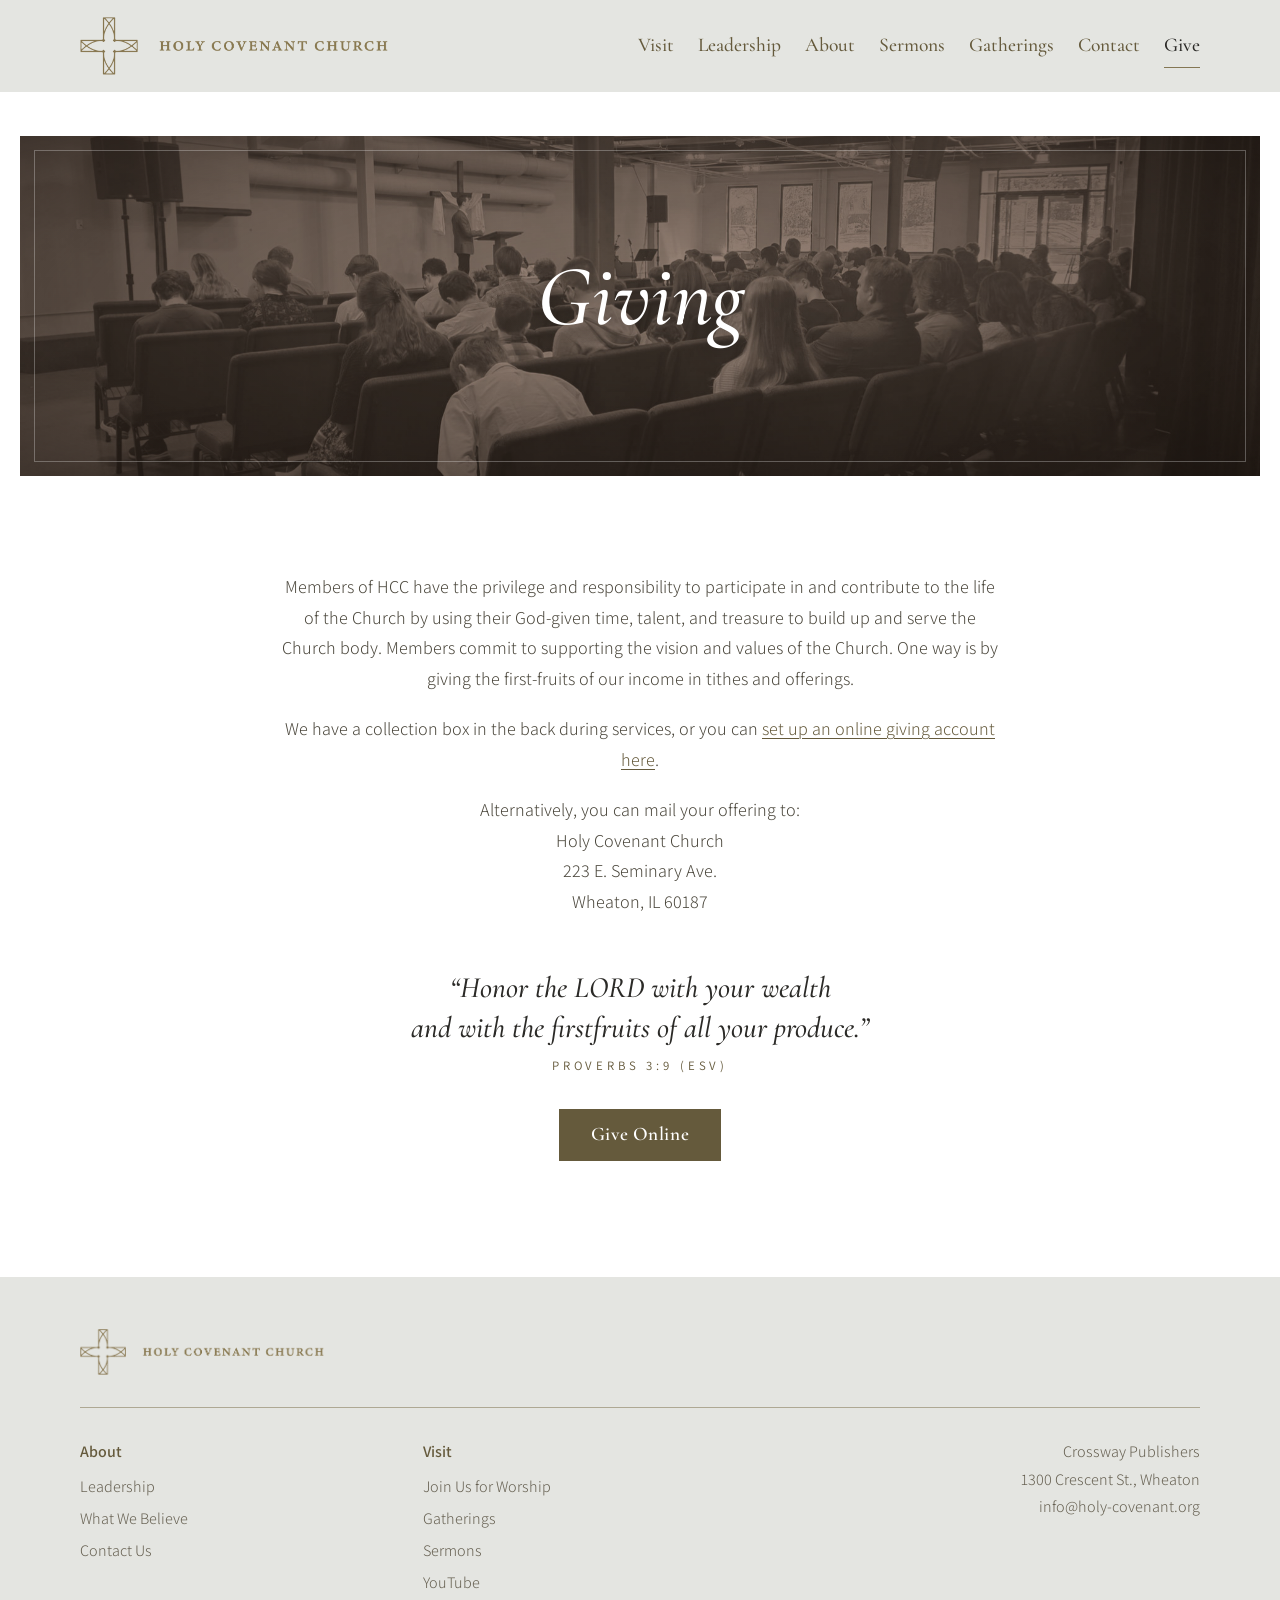
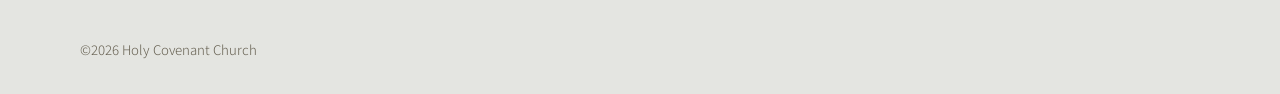
<file: give.html>
<!DOCTYPE html>
<html lang="en">
<head>
<meta charset="utf-8">
<meta name="viewport" content="width=device-width, initial-scale=1">
<title>Give | Holy Covenant Church</title>
<meta name="description" content="Give to Holy Covenant Church online, by mail, or in the collection box during services.">
<link rel="canonical" href="https://www.holy-covenant.org/give">
<meta name="theme-color" content="#e4e5e1">
<meta property="og:site_name" content="Holy Covenant Church">
<meta property="og:type" content="website">
<meta property="og:title" content="Give | Holy Covenant Church">
<meta property="og:description" content="Give to Holy Covenant Church online, by mail, or in the collection box during services.">
<meta property="og:url" content="https://www.holy-covenant.org/give">
<meta property="og:image" content="https://www.holy-covenant.org/images/social-card.png">
<meta property="og:image:width" content="1200">
<meta property="og:image:height" content="630">
<meta name="twitter:card" content="summary_large_image">
<link rel="icon" type="image/png" href="images/favicon.png" data-fallback="https://static.wixstatic.com/media/948c68_6060ae84a63842e984ac93c92513b601~mv2.png/v1/fill/w_96,h_96,al_c/favicon.png">
<link rel="apple-touch-icon" href="images/apple-touch-icon.png">
<link rel="preload" href="fonts/cormorant-garamond-500.woff2" as="font" type="font/woff2" crossorigin>
<link rel="preload" href="fonts/cormorant-garamond-500-italic.woff2" as="font" type="font/woff2" crossorigin>
<link rel="preload" href="fonts/cormorant-garamond-600.woff2" as="font" type="font/woff2" crossorigin>
<link rel="preload" href="fonts/assistant-300.woff2" as="font" type="font/woff2" crossorigin>
<link rel="preload" href="fonts/assistant-600.woff2" as="font" type="font/woff2" crossorigin>
<link rel="stylesheet" href="css/style.css">
</head>
<body>
<a class="skip" href="#main">Skip to Main Content</a>
<div class="notice" id="notice" role="status" hidden><p></p></div>
<header class="site-header">
  <div class="wrap">
    <a class="brand" href="index.html"><img src="images/logo.png" data-fallback="https://static.wixstatic.com/media/948c68_ba5f621eec424717adbdeb428c8d7d55~mv2.png/v1/fill/w_746,h_141,al_c,q_85,usm_0.66_1.00_0.01,enc_avif,quality_auto/streamline%20logo.png" onerror="if(this.dataset.fallback){var f=this.dataset.fallback;this.removeAttribute('data-fallback');this.src=f}" alt="Holy Covenant Church" width="1061" height="200"></a>
    <button class="nav-toggle" type="button" aria-label="Menu" aria-expanded="false" aria-controls="nav"><span></span><span></span><span></span></button>
    <nav aria-label="Main">
      <ul class="nav" id="nav">
        <li><a href="visit.html">Visit</a></li>
        <li><a href="leadership.html">Leadership</a></li>
        <li><a href="about.html">About</a></li>
        <li><a href="sermons.html">Sermons</a></li>
        <li><a href="gatherings.html">Gatherings</a></li>
        <li><a href="contact.html">Contact</a></li>
        <li><a href="give.html" aria-current="page">Give</a></li>
      </ul>
    </nav>
  </div>
</header>
<main id="main">
<section class="hero small">
  <img src="images/give.jpg" data-fallback="https://static.wixstatic.com/media/948c68_03c689cc8edb479d9300fcdb882e9315~mv2.jpg/v1/fill/w_2000,h_924,al_c,q_80/give.jpg" onerror="if(this.dataset.fallback){var f=this.dataset.fallback;this.removeAttribute('data-fallback');this.src=f}" alt="" width="2000" height="924" class="fixed" fetchpriority="high">
  <div class="hero-inner"><h1>Giving</h1></div>
</section>

<section class="section">
  <div class="narrow center">
    <p>Members of HCC have the privilege and responsibility to participate in and contribute to the life of the Church by using their God-given time, talent, and treasure to build up and serve the Church body. Members commit to supporting the vision and values of the Church. One way is by giving the first-fruits of our income in tithes and offerings.</p>
    <p>We have a collection box in the back during services, or you can <a href="https://holy-covenant.churchcenter.com/giving">set up an online giving account here</a>.</p>
    <p>Alternatively, you can mail your offering to:<br>Holy Covenant Church<br>223 E. Seminary Ave.<br>Wheaton, IL 60187</p>
    <p class="verse" style="margin-top:1.7em">&ldquo;Honor the LORD with your wealth<br>and with the firstfruits of all your produce.&rdquo;</p>
    <p class="ref"><a href="https://www.esv.org/Proverbs+3:9/" target="_blank" rel="noopener">Proverbs 3:9 (ESV)</a></p>
    <p><a class="btn" href="https://holy-covenant.churchcenter.com/giving">Give Online</a></p>
  </div>
</section>
</main>
<footer class="site-footer">
  <div class="wrap">
    <a class="brand" href="index.html"><img src="images/logo.png" data-fallback="https://static.wixstatic.com/media/948c68_ba5f621eec424717adbdeb428c8d7d55~mv2.png/v1/fill/w_746,h_141,al_c,q_85,usm_0.66_1.00_0.01,enc_avif,quality_auto/streamline%20logo.png" onerror="if(this.dataset.fallback){var f=this.dataset.fallback;this.removeAttribute('data-fallback');this.src=f}" alt="Holy Covenant Church" width="1061" height="200" loading="lazy" decoding="async"></a>
    <hr>
    <div class="foot-grid">
      <div>
        <h2><a href="about.html">About</a></h2>
        <ul>
          <li><a href="leadership.html">Leadership</a></li>
          <li><a href="what-we-believe.html">What We Believe</a></li>
          <li><a href="contact.html">Contact Us</a></li>
        </ul>
      </div>
      <div>
        <h2><a href="visit.html">Visit</a></h2>
        <ul>
          <li><a href="visit.html">Join Us for Worship</a></li>
          <li><a href="gatherings.html">Gatherings</a></li>
          <li><a href="sermons.html">Sermons</a></li>
          <li><a href="https://www.youtube.com/@holycovenantchurchwheaton">YouTube</a></li>
        </ul>
      </div>
      <div class="where">
        <a href="https://maps.app.goo.gl/Sp8KZqypXDuWN58A9">Crossway Publishers<br>1300 Crescent St., Wheaton</a><br>
        <a href="contact.html" data-u="info" data-d="holy-covenant.org" data-show>Email us</a>
      </div>
    </div>
    <p class="copyright">&copy;<span id="year">2026</span> Holy Covenant Church</p>
  </div>
</footer>
<script src="js/config.js"></script>
<script src="js/site.js"></script>
</body>
</html>
</file>
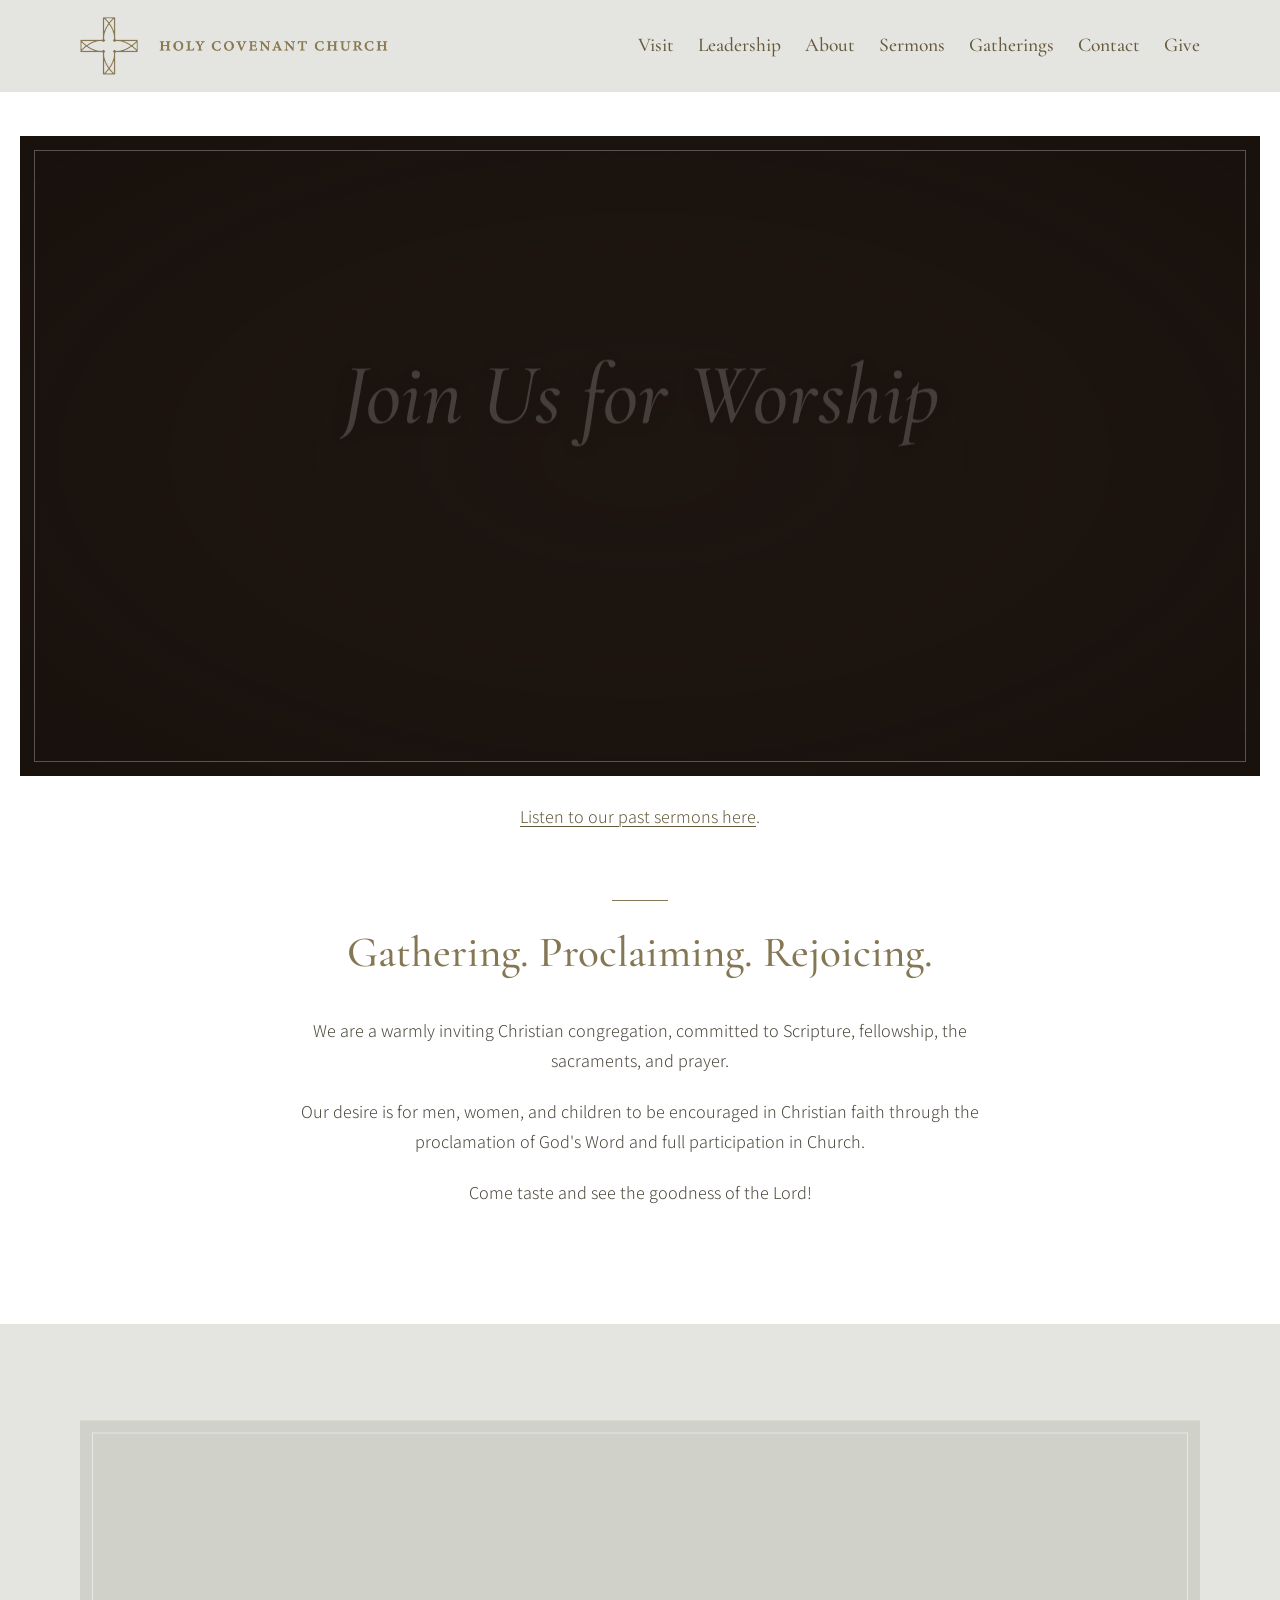
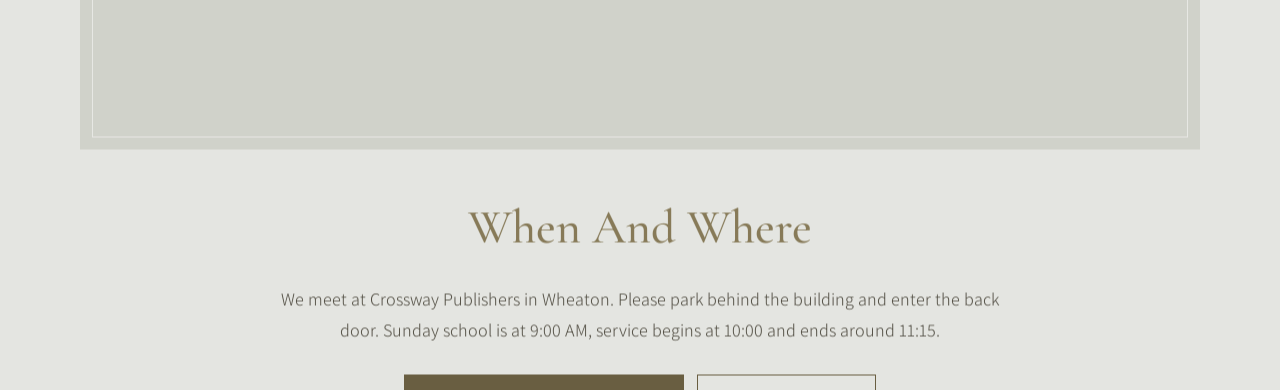
<file: home-copy.html>
<!DOCTYPE html>
<html lang="en"><head><meta charset="utf-8"><meta name="viewport" content="width=device-width, initial-scale=1">
<title>Holy Covenant Church</title>
<meta http-equiv="refresh" content="0; url=index.html">
<link rel="canonical" href="https://www.holy-covenant.org/">
<meta name="robots" content="noindex">
<style>body{margin:0;min-height:100vh;display:grid;place-items:center;background:#e4e5e1;color:#4a463b;font-family:Georgia,"Times New Roman",serif;text-align:center;padding:2rem;line-height:1.6}h1{color:#847754;font-weight:500;font-size:2.5rem;margin:0 0 .4em}p{font-size:1.15rem;margin:0 0 .8em}a{color:#655a3c}</style>
</head><body><div><h1>Holy Covenant Church</h1><p>This page has moved. <a href="index.html">Continue to the home page</a>.</p></div></body></html>
</file>
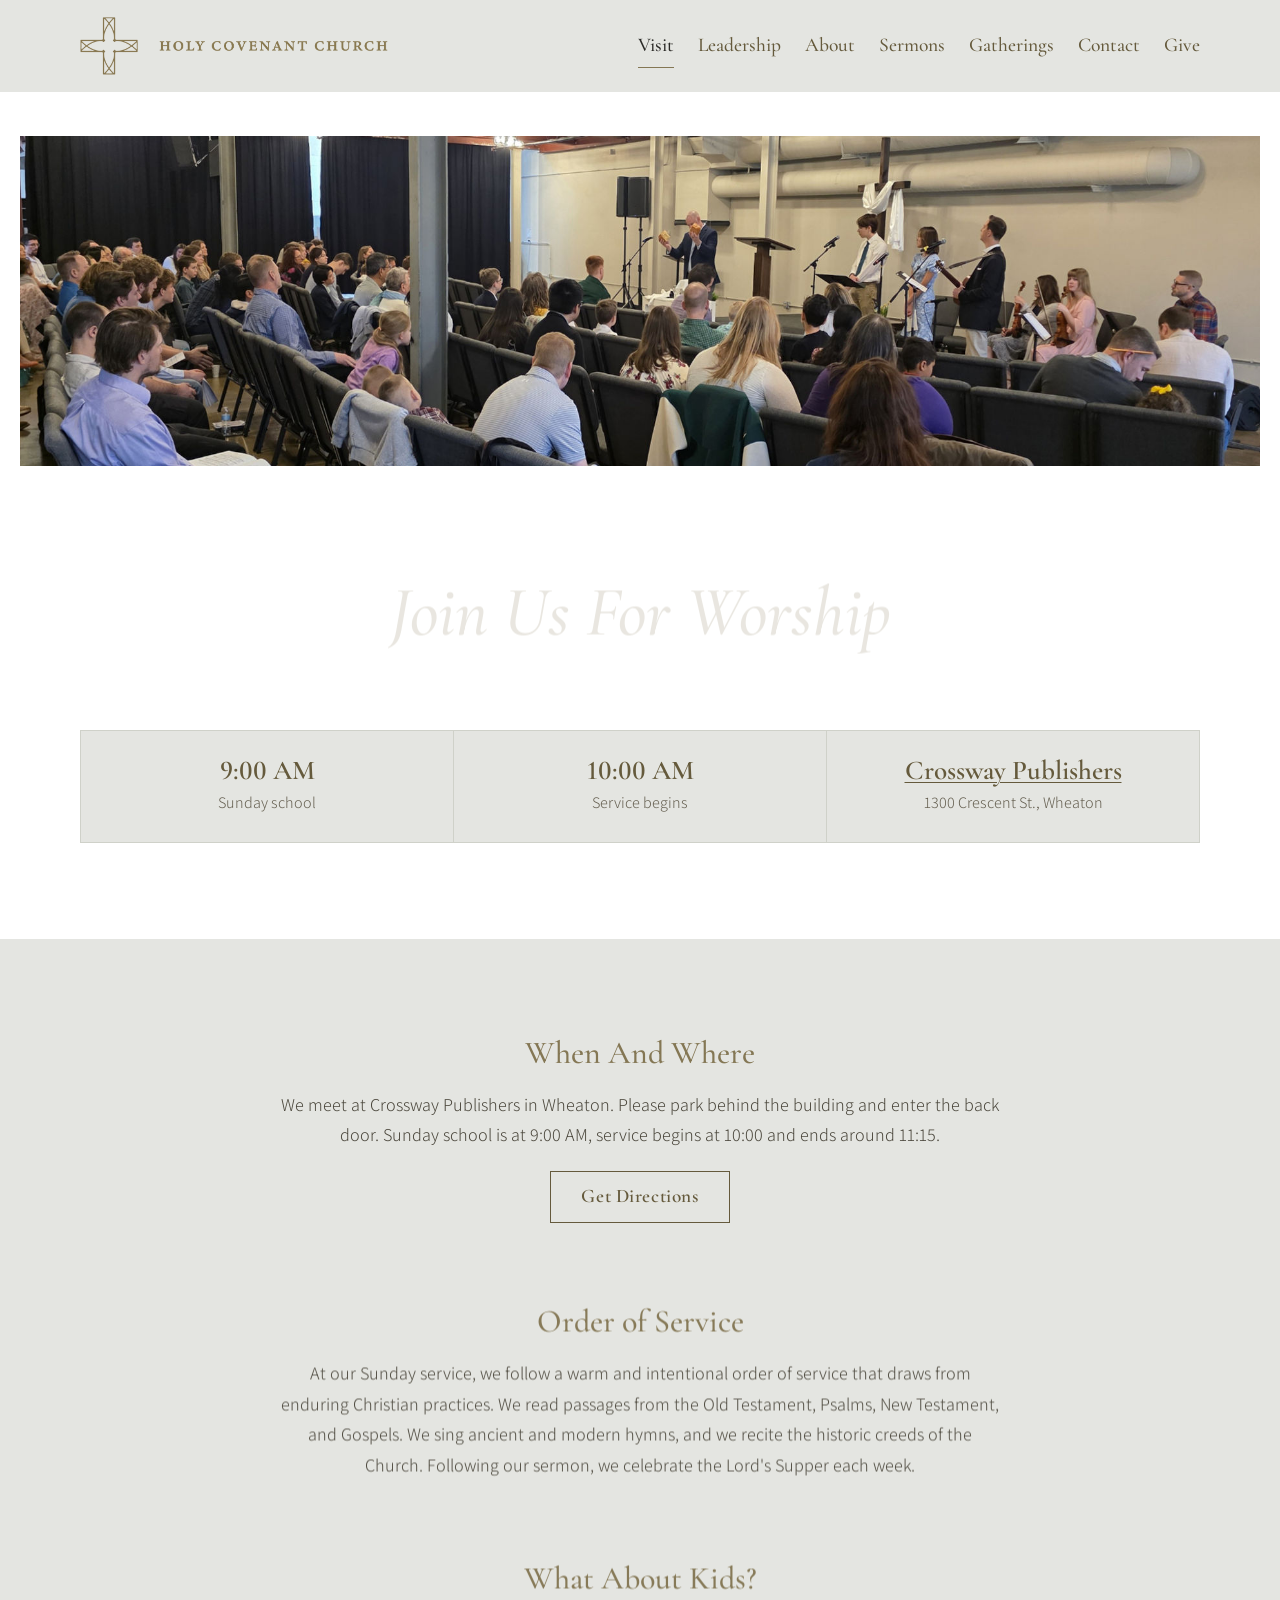
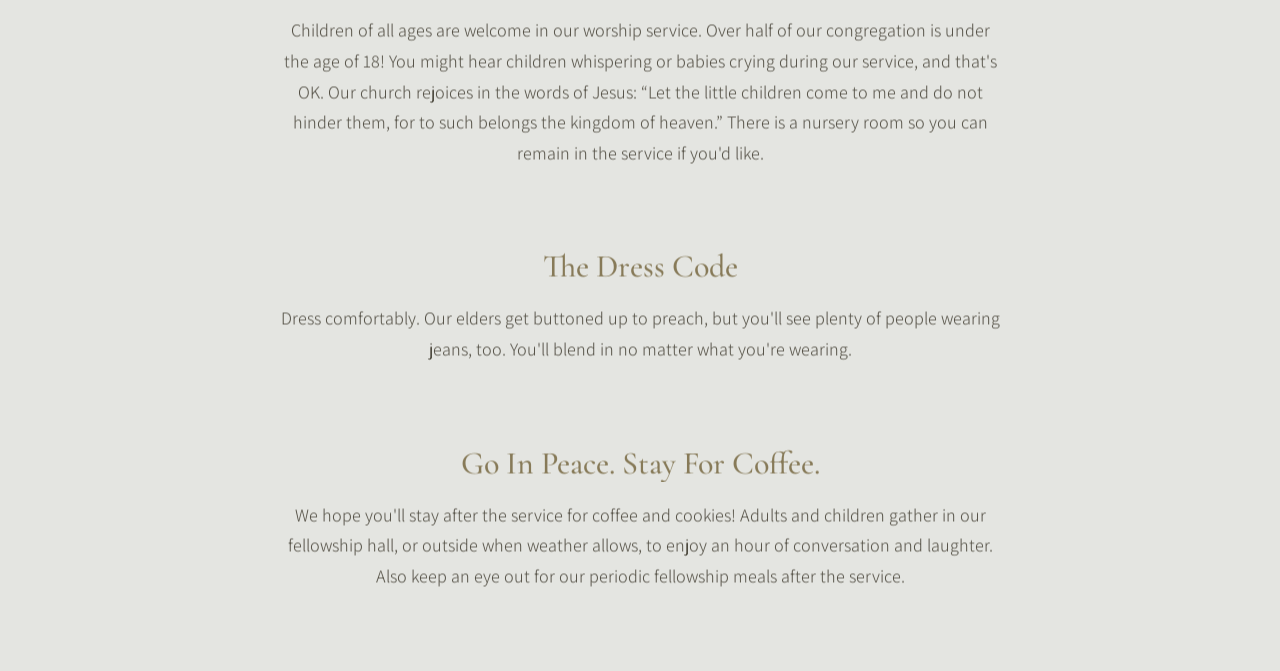
<file: join-us.html>
<!DOCTYPE html>
<html lang="en"><head><meta charset="utf-8"><meta name="viewport" content="width=device-width, initial-scale=1">
<title>Holy Covenant Church</title>
<meta http-equiv="refresh" content="0; url=visit.html">
<link rel="canonical" href="https://www.holy-covenant.org/visit">
<meta name="robots" content="noindex">
<style>body{margin:0;min-height:100vh;display:grid;place-items:center;background:#e4e5e1;color:#4a463b;font-family:Georgia,"Times New Roman",serif;text-align:center;padding:2rem;line-height:1.6}h1{color:#847754;font-weight:500;font-size:2.5rem;margin:0 0 .4em}p{font-size:1.15rem;margin:0 0 .8em}a{color:#655a3c}</style>
</head><body><div><h1>Holy Covenant Church</h1><p>This page has moved. <a href="visit.html">Continue to Visit</a>.</p></div></body></html>
</file>
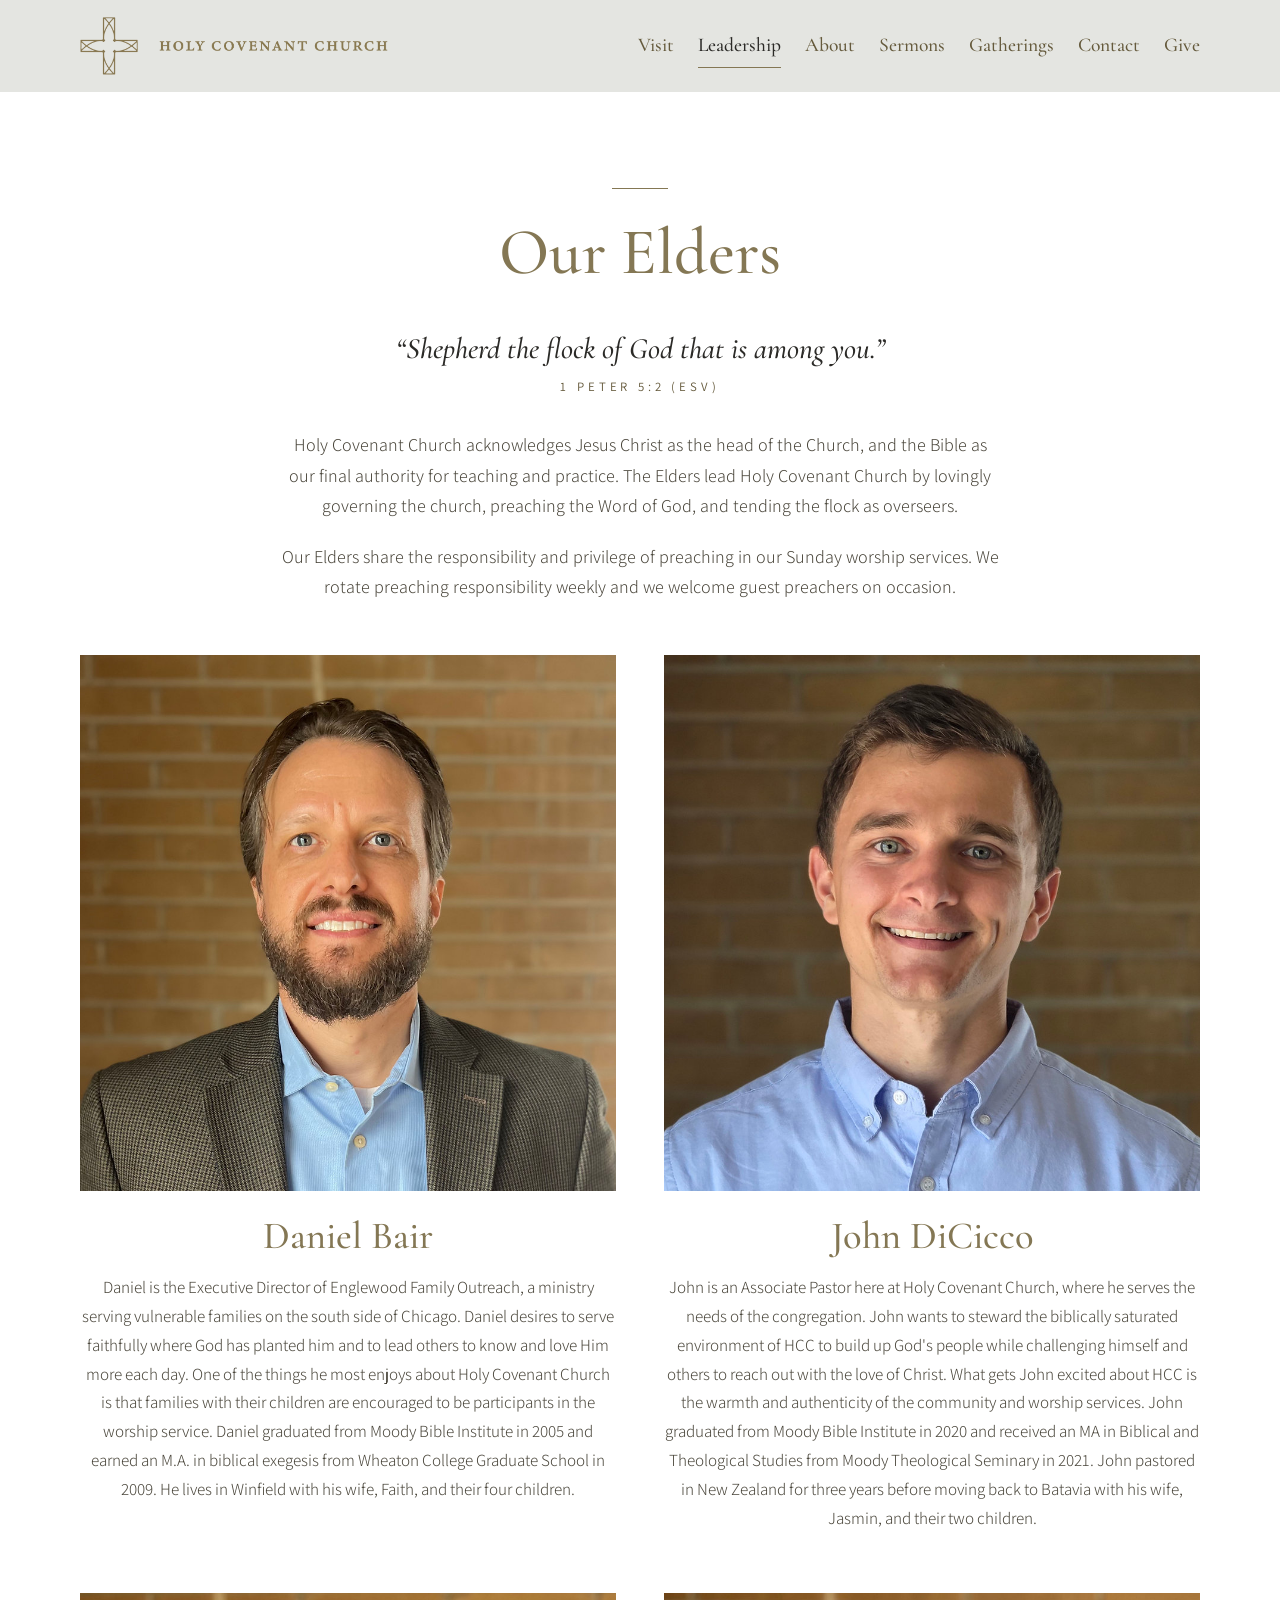
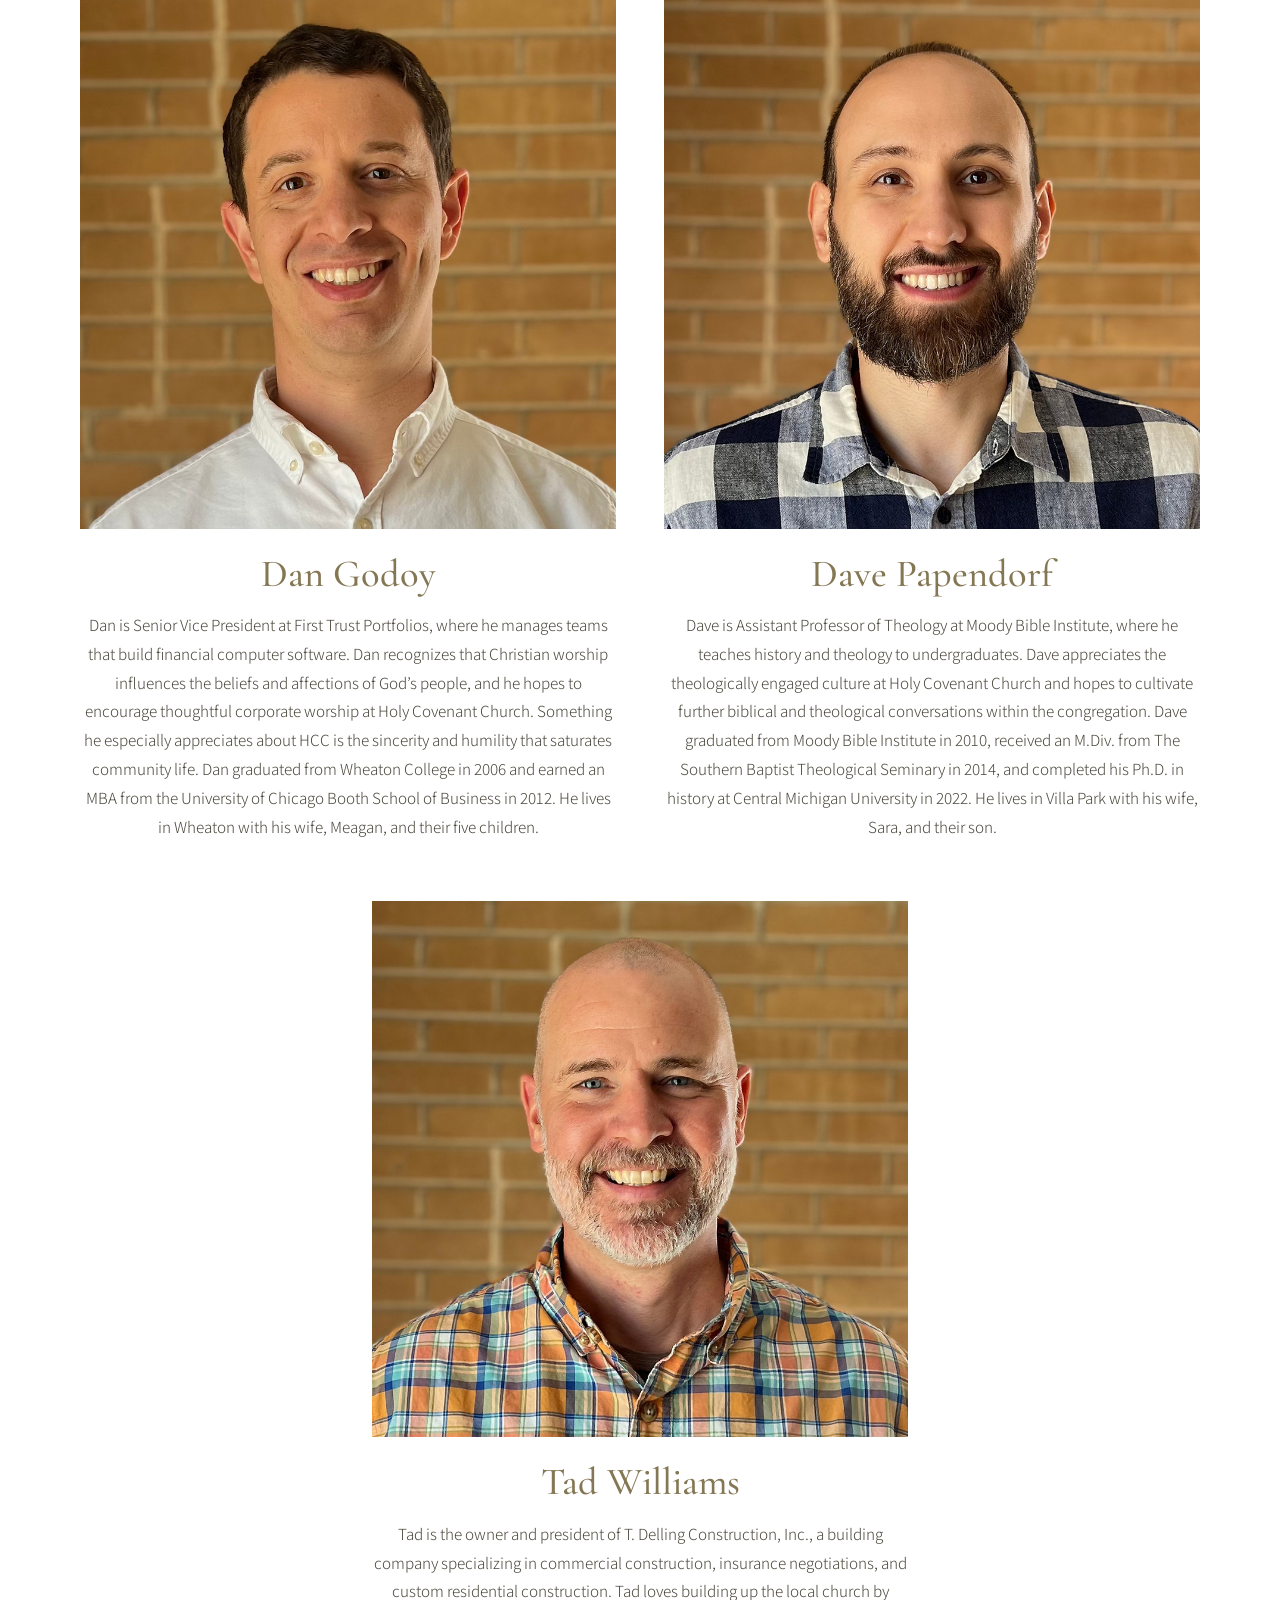
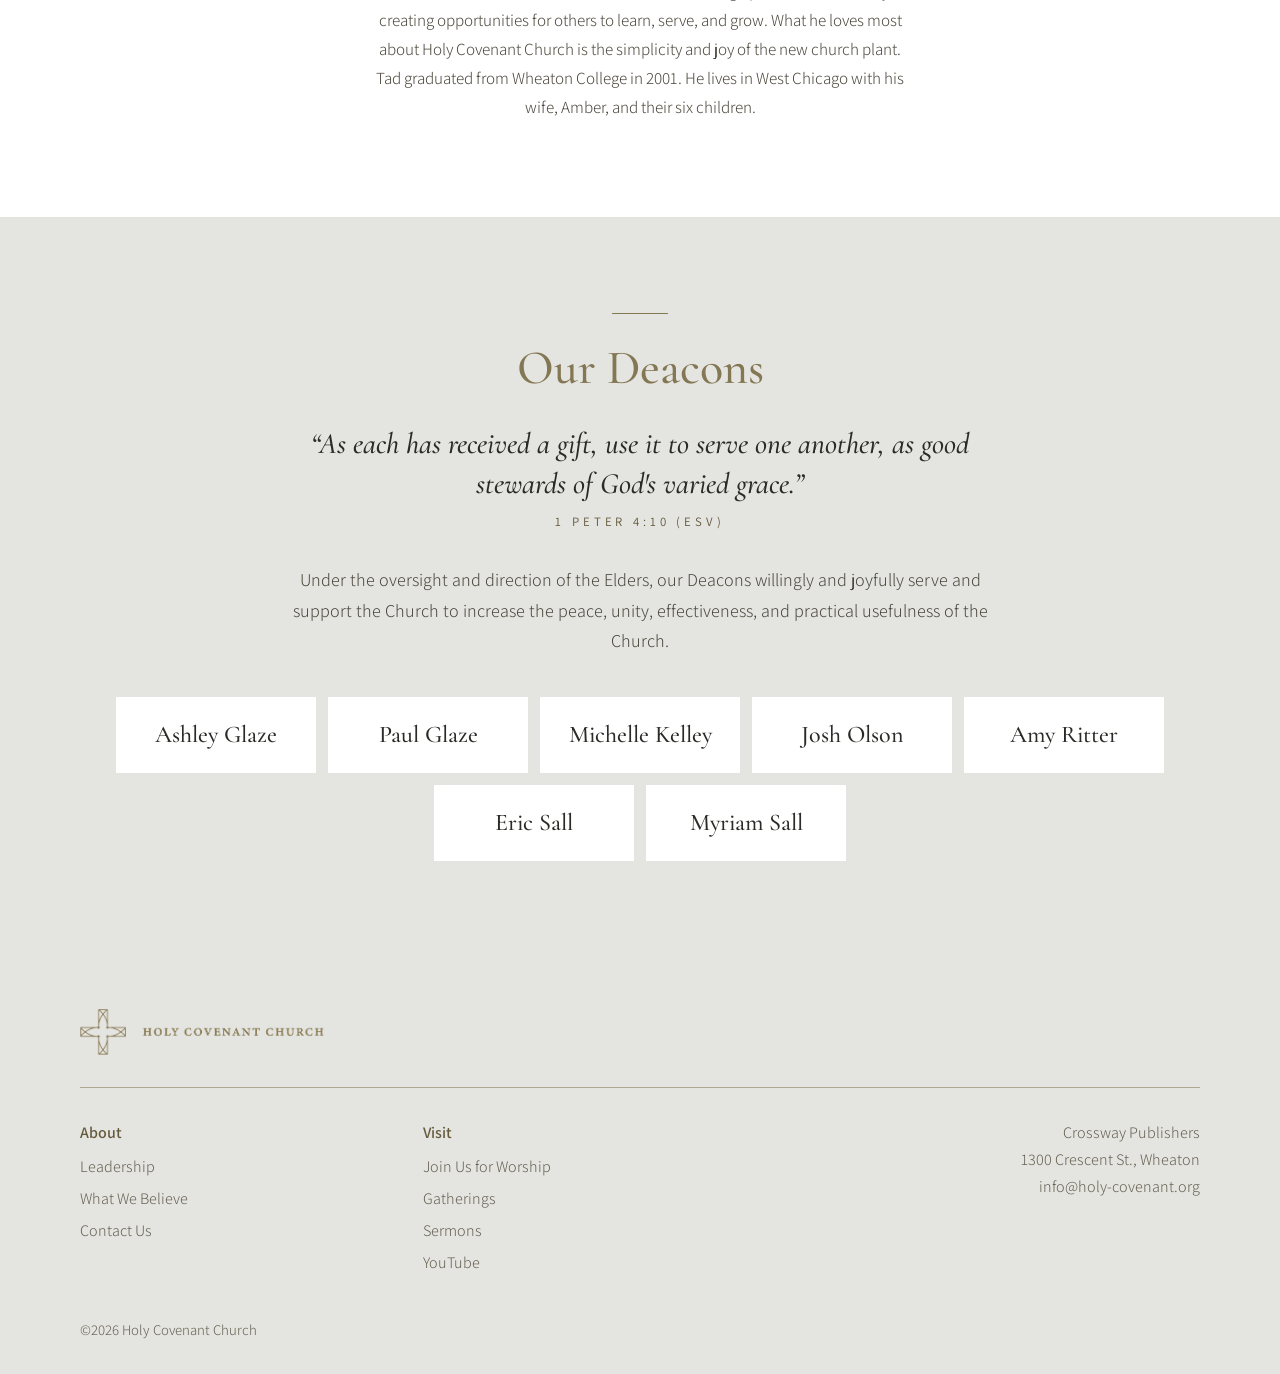
<file: leadership.html>
<!DOCTYPE html>
<html lang="en">
<head>
<meta charset="utf-8">
<meta name="viewport" content="width=device-width, initial-scale=1">
<title>Leadership | Holy Covenant Church</title>
<meta name="description" content="HCC is led by a team of elders who share responsibility for leading, preaching, and caring for the church.">
<link rel="canonical" href="https://www.holy-covenant.org/leadership">
<meta name="theme-color" content="#e4e5e1">
<meta property="og:site_name" content="Holy Covenant Church">
<meta property="og:type" content="website">
<meta property="og:title" content="Leadership | Holy Covenant Church">
<meta property="og:description" content="HCC is led by a team of elders who share responsibility for leading, preaching, and caring for the church.">
<meta property="og:url" content="https://www.holy-covenant.org/leadership">
<meta property="og:image" content="https://www.holy-covenant.org/images/social-card.png">
<meta property="og:image:width" content="1200">
<meta property="og:image:height" content="630">
<meta name="twitter:card" content="summary_large_image">
<link rel="icon" type="image/png" href="images/favicon.png" data-fallback="https://static.wixstatic.com/media/948c68_6060ae84a63842e984ac93c92513b601~mv2.png/v1/fill/w_96,h_96,al_c/favicon.png">
<link rel="apple-touch-icon" href="images/apple-touch-icon.png">
<link rel="preload" href="fonts/cormorant-garamond-500.woff2" as="font" type="font/woff2" crossorigin>
<link rel="preload" href="fonts/cormorant-garamond-500-italic.woff2" as="font" type="font/woff2" crossorigin>
<link rel="preload" href="fonts/cormorant-garamond-600.woff2" as="font" type="font/woff2" crossorigin>
<link rel="preload" href="fonts/assistant-300.woff2" as="font" type="font/woff2" crossorigin>
<link rel="preload" href="fonts/assistant-600.woff2" as="font" type="font/woff2" crossorigin>
<link rel="stylesheet" href="css/style.css">
</head>
<body>
<a class="skip" href="#main">Skip to Main Content</a>
<div class="notice" id="notice" role="status" hidden><p></p></div>
<header class="site-header">
  <div class="wrap">
    <a class="brand" href="index.html"><img src="images/logo.png" data-fallback="https://static.wixstatic.com/media/948c68_ba5f621eec424717adbdeb428c8d7d55~mv2.png/v1/fill/w_746,h_141,al_c,q_85,usm_0.66_1.00_0.01,enc_avif,quality_auto/streamline%20logo.png" onerror="if(this.dataset.fallback){var f=this.dataset.fallback;this.removeAttribute('data-fallback');this.src=f}" alt="Holy Covenant Church" width="1061" height="200"></a>
    <button class="nav-toggle" type="button" aria-label="Menu" aria-expanded="false" aria-controls="nav"><span></span><span></span><span></span></button>
    <nav aria-label="Main">
      <ul class="nav" id="nav">
        <li><a href="visit.html">Visit</a></li>
        <li><a href="leadership.html" aria-current="page">Leadership</a></li>
        <li><a href="about.html">About</a></li>
        <li><a href="sermons.html">Sermons</a></li>
        <li><a href="gatherings.html">Gatherings</a></li>
        <li><a href="contact.html">Contact</a></li>
        <li><a href="give.html">Give</a></li>
      </ul>
    </nav>
  </div>
</header>
<main id="main">
<section class="section">
  <div class="narrow center">
    <span class="rule"></span>
    <h1>Our Elders</h1>
    <p class="verse">&ldquo;Shepherd the flock of God that is among you.&rdquo;</p>
    <p class="ref"><a href="https://www.esv.org/1+Peter+5:2/" target="_blank" rel="noopener">1 Peter 5:2 (ESV)</a></p>
    <p>Holy Covenant Church acknowledges Jesus Christ as the head of the Church, and the Bible as our final authority for teaching and practice. The Elders lead Holy Covenant Church by lovingly governing the church, preaching the Word of God, and tending the flock as overseers.</p>
    <p>Our Elders share the responsibility and privilege of preaching in our Sunday worship services. We rotate preaching responsibility weekly and we welcome guest preachers on occasion.</p>
  </div>
  <div class="wrap">
    <div class="elders">
      <article class="elder reveal" id="bair">
        <img src="images/elders/bair.jpg" data-fallback="https://static.wixstatic.com/media/948c68_065cbfd6cc294cc68c9e866c8c919030~mv2.png/v1/crop/x_225,y_133,w_2007,h_2008/fill/w_900,h_900,al_c,q_85,usm_0.66_1.00_0.01,enc_avif,quality_auto/IMG_0986_heic.png" onerror="if(this.dataset.fallback){var f=this.dataset.fallback;this.removeAttribute('data-fallback');this.src=f}" alt="Daniel Bair" width="900" height="900" loading="lazy" decoding="async">
        <h2 class="h3"><a href="contact.html" data-u="daniel" data-d="holy-covenant.org" title="Email Daniel">Daniel Bair</a></h2>
        <p>Daniel is the Executive Director of Englewood Family Outreach, a ministry serving vulnerable families on the south side of Chicago. Daniel desires to serve faithfully where God has planted him and to lead others to know and love Him more each day. One of the things he most enjoys about Holy Covenant Church is that families with their children are encouraged to be participants in the worship service. Daniel graduated from Moody Bible Institute in 2005 and earned an M.A. in biblical exegesis from Wheaton College Graduate School in 2009. He lives in Winfield with his wife, Faith, and their four children.</p>
      </article>
      <article class="elder reveal" id="dicicco">
        <img src="images/elders/dicicco.jpg" data-fallback="https://static.wixstatic.com/media/948c68_72078d23cd2143fb8d39e35b75229d3c~mv2.jpg/v1/crop/x_728,y_1194,w_1729,h_1729/fill/w_900,h_900,al_c,q_80,usm_0.66_1.00_0.01,enc_avif,quality_auto/20250608_122108~2.jpg" onerror="if(this.dataset.fallback){var f=this.dataset.fallback;this.removeAttribute('data-fallback');this.src=f}" alt="John DiCicco" width="900" height="900" loading="lazy" decoding="async">
        <h2 class="h3"><a href="contact.html" data-u="john" data-d="holy-covenant.org" title="Email John">John DiCicco</a></h2>
        <p>John is an Associate Pastor here at Holy Covenant Church, where he serves the needs of the congregation. John wants to steward the biblically saturated environment of HCC to build up God's people while challenging himself and others to reach out with the love of Christ. What gets John excited about HCC is the warmth and authenticity of the community and worship services. John graduated from Moody Bible Institute in 2020 and received an MA in Biblical and Theological Studies from Moody Theological Seminary in 2021. John pastored in New Zealand for three years before moving back to Batavia with his wife, Jasmin, and their two children.</p>
      </article>
      <article class="elder reveal" id="godoy">
        <img src="images/elders/godoy.jpg" data-fallback="https://static.wixstatic.com/media/948c68_924c64ba693a4c54a8e567b0edf06e83~mv2.png/v1/crop/x_169,y_232,w_1201,h_1201/fill/w_900,h_900,al_c,q_85,usm_0.66_1.00_0.01,enc_avif,quality_auto/IMG_0918_heic.png" onerror="if(this.dataset.fallback){var f=this.dataset.fallback;this.removeAttribute('data-fallback');this.src=f}" alt="Dan Godoy" width="900" height="900" loading="lazy" decoding="async">
        <h2 class="h3"><a href="contact.html" data-u="dan" data-d="holy-covenant.org" title="Email Dan">Dan Godoy</a></h2>
        <p>Dan is Senior Vice President at First Trust Portfolios, where he manages teams that build financial computer software. Dan recognizes that Christian worship influences the beliefs and affections of God&rsquo;s people, and he hopes to encourage thoughtful corporate worship at Holy Covenant Church. Something he especially appreciates about HCC is the sincerity and humility that saturates community life. Dan graduated from Wheaton College in 2006 and earned an MBA from the University of Chicago Booth School of Business in 2012. He lives in Wheaton with his wife, Meagan, and their five children.</p>
      </article>
      <article class="elder reveal" id="papendorf">
        <img src="images/elders/papendorf.jpg" data-fallback="https://static.wixstatic.com/media/948c68_0a4666bde86e4d1bbec81d19506a11a3~mv2.png/v1/crop/x_277,y_186,w_1359,h_1360/fill/w_900,h_900,al_c,q_85,usm_0.66_1.00_0.01,enc_avif,quality_auto/IMG_0917_heic.png" onerror="if(this.dataset.fallback){var f=this.dataset.fallback;this.removeAttribute('data-fallback');this.src=f}" alt="Dave Papendorf" width="900" height="900" loading="lazy" decoding="async">
        <h2 class="h3"><a href="contact.html" data-u="dave" data-d="holy-covenant.org" title="Email Dave">Dave Papendorf</a></h2>
        <p>Dave is Assistant Professor of Theology at Moody Bible Institute, where he teaches history and theology to undergraduates. Dave appreciates the theologically engaged culture at Holy Covenant Church and hopes to cultivate further biblical and theological conversations within the congregation. Dave graduated from Moody Bible Institute in 2010, received an M.Div. from The Southern Baptist Theological Seminary in 2014, and completed his Ph.D. in history at Central Michigan University in 2022. He lives in Villa Park with his wife, Sara, and their son.</p>
      </article>
      <article class="elder reveal" id="williams">
        <img src="images/elders/williams.jpg" data-fallback="https://static.wixstatic.com/media/948c68_a99f812e17414ebc98172fc7175ae9cf~mv2.png/v1/crop/x_469,y_141,w_1309,h_1313/fill/w_900,h_900,al_c,q_85,usm_0.66_1.00_0.01,enc_avif,quality_auto/IMG_0919_heic.png" onerror="if(this.dataset.fallback){var f=this.dataset.fallback;this.removeAttribute('data-fallback');this.src=f}" alt="Tad Williams" width="900" height="900" loading="lazy" decoding="async">
        <h2 class="h3"><a href="contact.html" data-u="tad" data-d="holy-covenant.org" title="Email Tad">Tad Williams</a></h2>
        <p>Tad is the owner and president of T. Delling Construction, Inc., a building company specializing in commercial construction, insurance negotiations, and custom residential construction. Tad loves building up the local church by creating opportunities for others to learn, serve, and grow. What he loves most about Holy Covenant Church is the simplicity and joy of the new church plant. Tad graduated from Wheaton College in 2001. He lives in West Chicago with his wife, Amber, and their six children.</p>
      </article>
    </div>
  </div>
</section>

<section class="section stone">
  <div class="narrow center reveal">
    <span class="rule"></span>
    <h2>Our Deacons</h2>
    <p class="verse">&ldquo;As each has received a gift, use it to serve one another, as good stewards of God's varied grace.&rdquo;</p>
    <p class="ref"><a href="https://www.esv.org/1+Peter+4:10/" target="_blank" rel="noopener">1 Peter 4:10 (ESV)</a></p>
    <p>Under the oversight and direction of the Elders, our Deacons willingly and joyfully serve and support the Church to increase the peace, unity, effectiveness, and practical usefulness of the Church.</p>
  </div>
  <div class="wrap reveal">
    <ul class="deacons">
      <li>Ashley Glaze</li>
      <li>Paul Glaze</li>
      <li>Michelle Kelley</li>
      <li>Josh Olson</li>
      <li>Amy Ritter</li>
      <li>Eric Sall</li>
      <li>Myriam Sall</li>
    </ul>
  </div>
</section>
</main>
<footer class="site-footer">
  <div class="wrap">
    <a class="brand" href="index.html"><img src="images/logo.png" data-fallback="https://static.wixstatic.com/media/948c68_ba5f621eec424717adbdeb428c8d7d55~mv2.png/v1/fill/w_746,h_141,al_c,q_85,usm_0.66_1.00_0.01,enc_avif,quality_auto/streamline%20logo.png" onerror="if(this.dataset.fallback){var f=this.dataset.fallback;this.removeAttribute('data-fallback');this.src=f}" alt="Holy Covenant Church" width="1061" height="200" loading="lazy" decoding="async"></a>
    <hr>
    <div class="foot-grid">
      <div>
        <h2><a href="about.html">About</a></h2>
        <ul>
          <li><a href="leadership.html">Leadership</a></li>
          <li><a href="what-we-believe.html">What We Believe</a></li>
          <li><a href="contact.html">Contact Us</a></li>
        </ul>
      </div>
      <div>
        <h2><a href="visit.html">Visit</a></h2>
        <ul>
          <li><a href="visit.html">Join Us for Worship</a></li>
          <li><a href="gatherings.html">Gatherings</a></li>
          <li><a href="sermons.html">Sermons</a></li>
          <li><a href="https://www.youtube.com/@holycovenantchurchwheaton">YouTube</a></li>
        </ul>
      </div>
      <div class="where">
        <a href="https://maps.app.goo.gl/Sp8KZqypXDuWN58A9">Crossway Publishers<br>1300 Crescent St., Wheaton</a><br>
        <a href="contact.html" data-u="info" data-d="holy-covenant.org" data-show>Email us</a>
      </div>
    </div>
    <p class="copyright">&copy;<span id="year">2026</span> Holy Covenant Church</p>
  </div>
</footer>
<script src="js/config.js"></script>
<script src="js/site.js"></script>
</body>
</html>
</file>
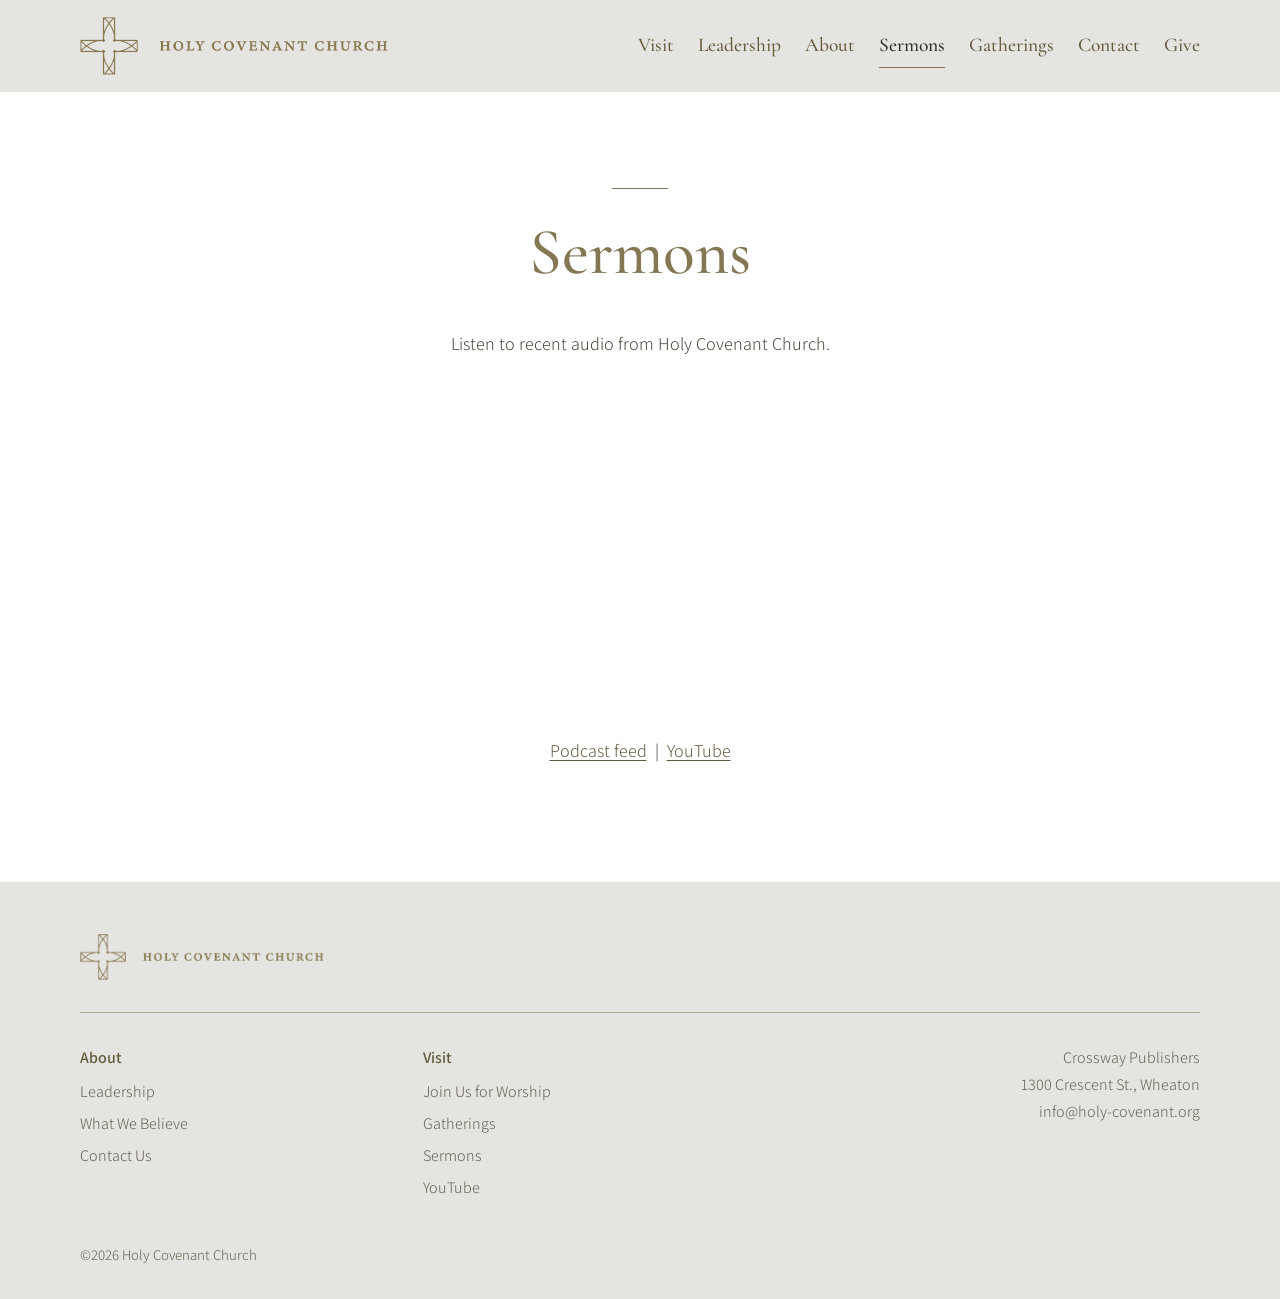
<file: sermons.html>
<!DOCTYPE html>
<html lang="en">
<head>
<meta charset="utf-8">
<meta name="viewport" content="width=device-width, initial-scale=1">
<title>Sermons | Holy Covenant Church</title>
<meta name="description" content="Listen to recent audio from Holy Covenant Church.">
<link rel="canonical" href="https://www.holy-covenant.org/sermons">
<meta name="theme-color" content="#e4e5e1">
<meta property="og:site_name" content="Holy Covenant Church">
<meta property="og:type" content="website">
<meta property="og:title" content="Sermons | Holy Covenant Church">
<meta property="og:description" content="Listen to recent audio from Holy Covenant Church.">
<meta property="og:url" content="https://www.holy-covenant.org/sermons">
<meta property="og:image" content="https://www.holy-covenant.org/images/social-card.png">
<meta property="og:image:width" content="1200">
<meta property="og:image:height" content="630">
<meta name="twitter:card" content="summary_large_image">
<link rel="icon" type="image/png" href="images/favicon.png" data-fallback="https://static.wixstatic.com/media/948c68_6060ae84a63842e984ac93c92513b601~mv2.png/v1/fill/w_96,h_96,al_c/favicon.png">
<link rel="apple-touch-icon" href="images/apple-touch-icon.png">
<link rel="preload" href="fonts/cormorant-garamond-500.woff2" as="font" type="font/woff2" crossorigin>
<link rel="preload" href="fonts/cormorant-garamond-500-italic.woff2" as="font" type="font/woff2" crossorigin>
<link rel="preload" href="fonts/cormorant-garamond-600.woff2" as="font" type="font/woff2" crossorigin>
<link rel="preload" href="fonts/assistant-300.woff2" as="font" type="font/woff2" crossorigin>
<link rel="preload" href="fonts/assistant-600.woff2" as="font" type="font/woff2" crossorigin>
<link rel="stylesheet" href="css/style.css">
</head>
<body>
<a class="skip" href="#main">Skip to Main Content</a>
<div class="notice" id="notice" role="status" hidden><p></p></div>
<header class="site-header">
  <div class="wrap">
    <a class="brand" href="index.html"><img src="images/logo.png" data-fallback="https://static.wixstatic.com/media/948c68_ba5f621eec424717adbdeb428c8d7d55~mv2.png/v1/fill/w_746,h_141,al_c,q_85,usm_0.66_1.00_0.01,enc_avif,quality_auto/streamline%20logo.png" onerror="if(this.dataset.fallback){var f=this.dataset.fallback;this.removeAttribute('data-fallback');this.src=f}" alt="Holy Covenant Church" width="1061" height="200"></a>
    <button class="nav-toggle" type="button" aria-label="Menu" aria-expanded="false" aria-controls="nav"><span></span><span></span><span></span></button>
    <nav aria-label="Main">
      <ul class="nav" id="nav">
        <li><a href="visit.html">Visit</a></li>
        <li><a href="leadership.html">Leadership</a></li>
        <li><a href="about.html">About</a></li>
        <li><a href="sermons.html" aria-current="page">Sermons</a></li>
        <li><a href="gatherings.html">Gatherings</a></li>
        <li><a href="contact.html">Contact</a></li>
        <li><a href="give.html">Give</a></li>
      </ul>
    </nav>
  </div>
</header>
<main id="main">
<section class="section">
  <div class="narrow center">
    <span class="rule"></span>
    <h1>Sermons</h1>
    <p>Listen to recent audio from Holy Covenant Church.</p>
  </div>
  <div class="wrap sermon-embed">
    <div id="yash-embed-sermons" data-url="https://yetanothersermon.host/_/holycovenant/embed_v2/"></div>
    <script src="https://yetanothersermon.host/js/embed.js" defer data-id="yash-embed-sermons"></script>
    <noscript><p class="center"><a class="btn" href="https://sermons.holy-covenant.org">Listen to our sermons</a></p></noscript>
  </div>
  <p class="center" style="margin-top:2rem"><a href="https://sermons.holy-covenant.org/feed.rss">Podcast feed</a> &nbsp;|&nbsp; <a href="https://www.youtube.com/@holycovenantchurchwheaton">YouTube</a></p>
</section>
</main>
<footer class="site-footer">
  <div class="wrap">
    <a class="brand" href="index.html"><img src="images/logo.png" data-fallback="https://static.wixstatic.com/media/948c68_ba5f621eec424717adbdeb428c8d7d55~mv2.png/v1/fill/w_746,h_141,al_c,q_85,usm_0.66_1.00_0.01,enc_avif,quality_auto/streamline%20logo.png" onerror="if(this.dataset.fallback){var f=this.dataset.fallback;this.removeAttribute('data-fallback');this.src=f}" alt="Holy Covenant Church" width="1061" height="200" loading="lazy" decoding="async"></a>
    <hr>
    <div class="foot-grid">
      <div>
        <h2><a href="about.html">About</a></h2>
        <ul>
          <li><a href="leadership.html">Leadership</a></li>
          <li><a href="what-we-believe.html">What We Believe</a></li>
          <li><a href="contact.html">Contact Us</a></li>
        </ul>
      </div>
      <div>
        <h2><a href="visit.html">Visit</a></h2>
        <ul>
          <li><a href="visit.html">Join Us for Worship</a></li>
          <li><a href="gatherings.html">Gatherings</a></li>
          <li><a href="sermons.html">Sermons</a></li>
          <li><a href="https://www.youtube.com/@holycovenantchurchwheaton">YouTube</a></li>
        </ul>
      </div>
      <div class="where">
        <a href="https://maps.app.goo.gl/Sp8KZqypXDuWN58A9">Crossway Publishers<br>1300 Crescent St., Wheaton</a><br>
        <a href="contact.html" data-u="info" data-d="holy-covenant.org" data-show>Email us</a>
      </div>
    </div>
    <p class="copyright">&copy;<span id="year">2026</span> Holy Covenant Church</p>
  </div>
</footer>
<script src="js/config.js"></script>
<script src="js/site.js"></script>
</body>
</html>
</file>
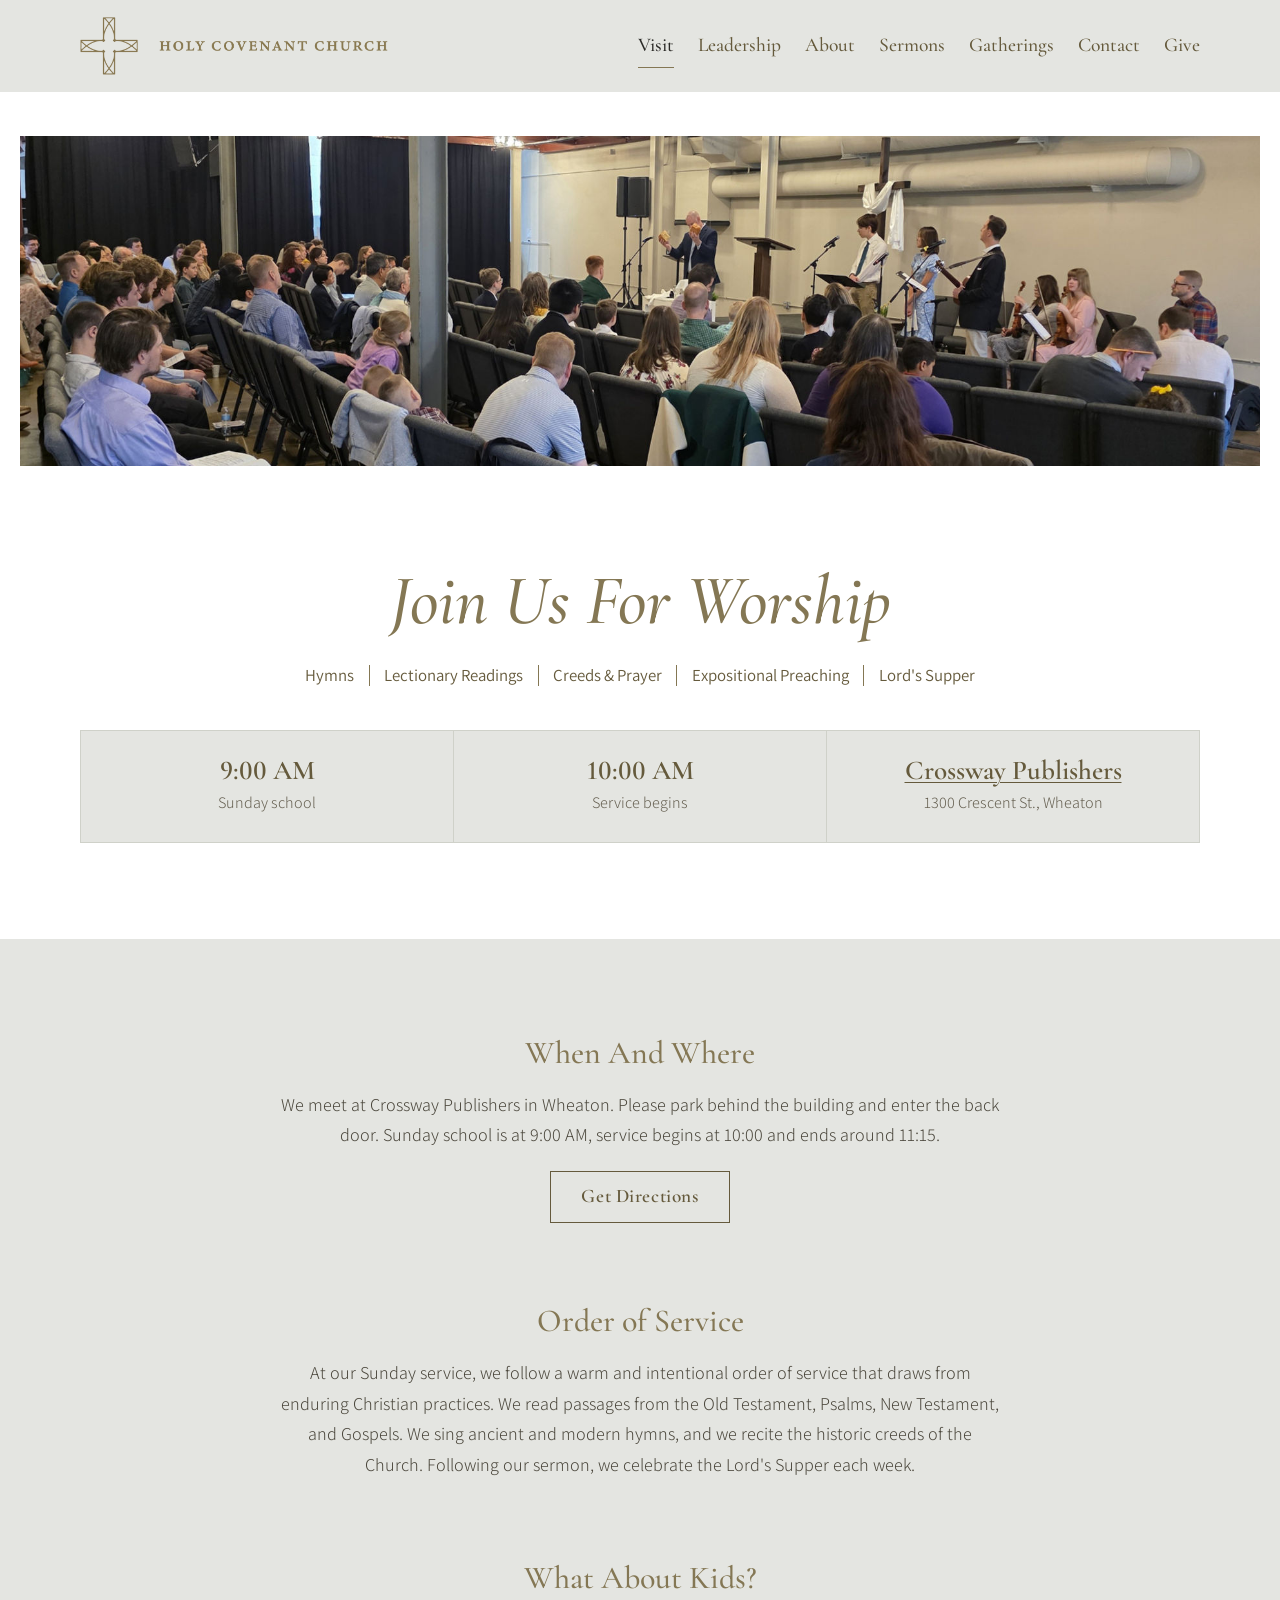
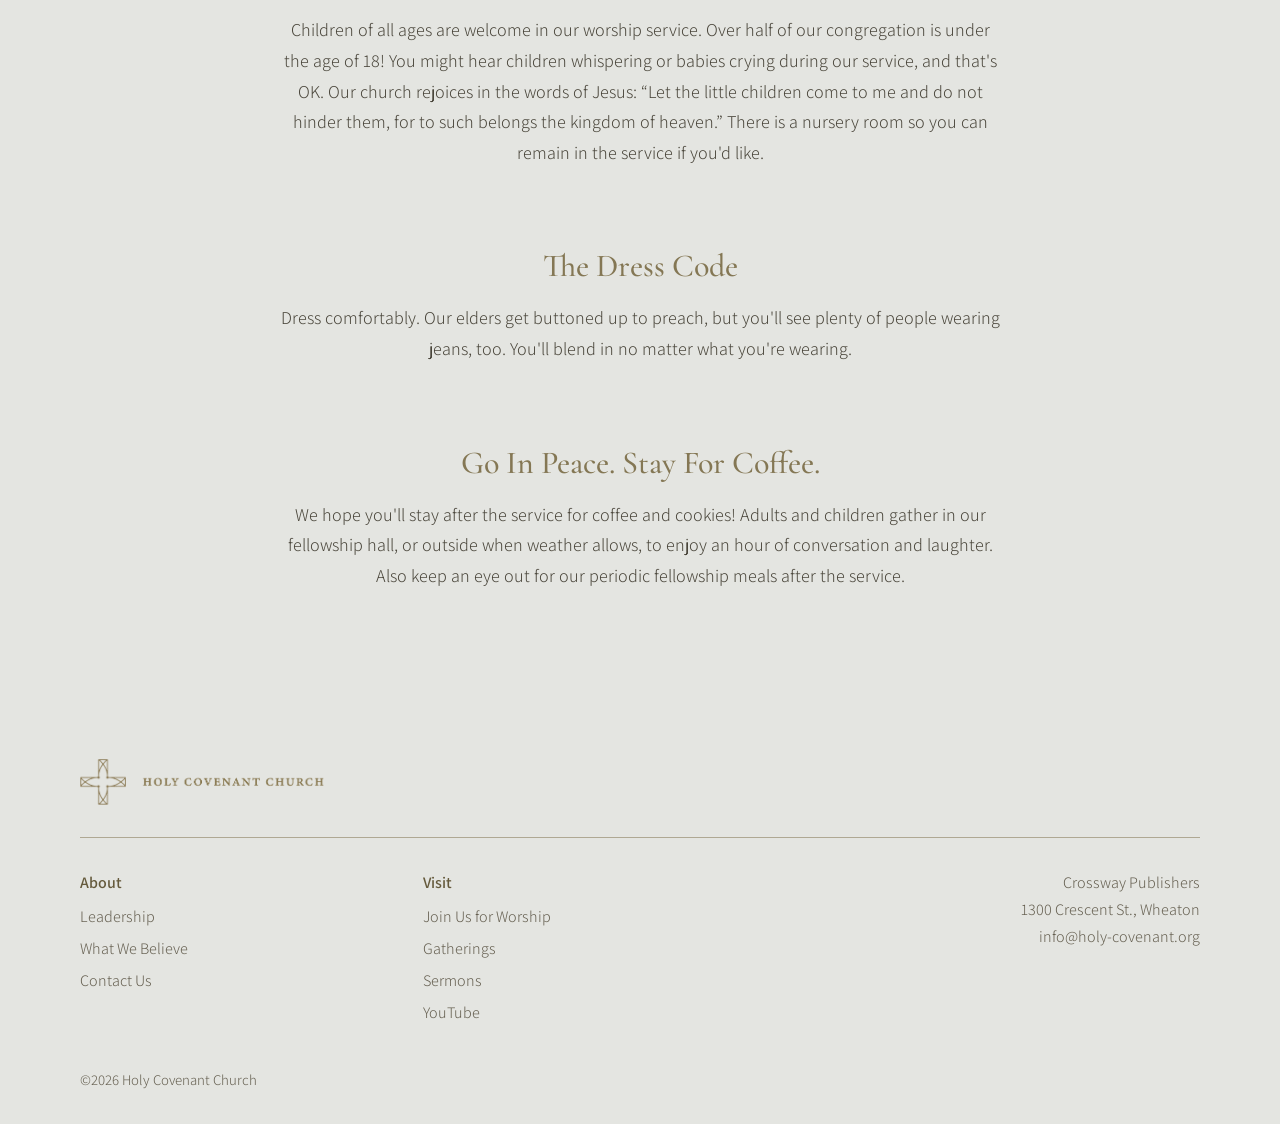
<file: visit.html>
<!DOCTYPE html>
<html lang="en">
<head>
<meta charset="utf-8">
<meta name="viewport" content="width=device-width, initial-scale=1">
<title>Visit | Holy Covenant Church</title>
<meta name="description" content="Find out everything you need to know about our Sunday worship service.">
<link rel="canonical" href="https://www.holy-covenant.org/visit">
<meta name="theme-color" content="#e4e5e1">
<meta property="og:site_name" content="Holy Covenant Church">
<meta property="og:type" content="website">
<meta property="og:title" content="Visit | Holy Covenant Church">
<meta property="og:description" content="Find out everything you need to know about our Sunday worship service.">
<meta property="og:url" content="https://www.holy-covenant.org/visit">
<meta property="og:image" content="https://www.holy-covenant.org/images/social-card.png">
<meta property="og:image:width" content="1200">
<meta property="og:image:height" content="630">
<meta name="twitter:card" content="summary_large_image">
<link rel="icon" type="image/png" href="images/favicon.png" data-fallback="https://static.wixstatic.com/media/948c68_6060ae84a63842e984ac93c92513b601~mv2.png/v1/fill/w_96,h_96,al_c/favicon.png">
<link rel="apple-touch-icon" href="images/apple-touch-icon.png">
<link rel="preload" href="fonts/cormorant-garamond-500.woff2" as="font" type="font/woff2" crossorigin>
<link rel="preload" href="fonts/cormorant-garamond-500-italic.woff2" as="font" type="font/woff2" crossorigin>
<link rel="preload" href="fonts/cormorant-garamond-600.woff2" as="font" type="font/woff2" crossorigin>
<link rel="preload" href="fonts/assistant-300.woff2" as="font" type="font/woff2" crossorigin>
<link rel="preload" href="fonts/assistant-600.woff2" as="font" type="font/woff2" crossorigin>
<link rel="stylesheet" href="css/style.css">
</head>
<body>
<a class="skip" href="#main">Skip to Main Content</a>
<div class="notice" id="notice" role="status" hidden><p></p></div>
<header class="site-header">
  <div class="wrap">
    <a class="brand" href="index.html"><img src="images/logo.png" data-fallback="https://static.wixstatic.com/media/948c68_ba5f621eec424717adbdeb428c8d7d55~mv2.png/v1/fill/w_746,h_141,al_c,q_85,usm_0.66_1.00_0.01,enc_avif,quality_auto/streamline%20logo.png" onerror="if(this.dataset.fallback){var f=this.dataset.fallback;this.removeAttribute('data-fallback');this.src=f}" alt="Holy Covenant Church" width="1061" height="200"></a>
    <button class="nav-toggle" type="button" aria-label="Menu" aria-expanded="false" aria-controls="nav"><span></span><span></span><span></span></button>
    <nav aria-label="Main">
      <ul class="nav" id="nav">
        <li><a href="visit.html" aria-current="page">Visit</a></li>
        <li><a href="leadership.html">Leadership</a></li>
        <li><a href="about.html">About</a></li>
        <li><a href="sermons.html">Sermons</a></li>
        <li><a href="gatherings.html">Gatherings</a></li>
        <li><a href="contact.html">Contact</a></li>
        <li><a href="give.html">Give</a></li>
      </ul>
    </nav>
  </div>
</header>
<main id="main">
<div class="banner"><img src="images/visit.jpg" data-fallback="https://static.wixstatic.com/media/948c68_cb0be4e1767e49ad9970b0b3f58e52ca~mv2.jpg/v1/fill/w_2048,h_512,al_c,q_80/visit.jpg" onerror="if(this.dataset.fallback){var f=this.dataset.fallback;this.removeAttribute('data-fallback');this.src=f}" alt="The congregation of Holy Covenant Church gathered for Sunday worship" width="2048" height="512" fetchpriority="high"></div>

<section class="section">
  <div class="narrow center">
    <h1 class="page-title">Join Us For Worship</h1>
    <ul class="pillars">
      <li>Hymns</li>
      <li>Lectionary Readings</li>
      <li>Creeds &amp; Prayer</li>
      <li>Expositional Preaching</li>
      <li>Lord's Supper</li>
    </ul>
  </div>
  <div class="wrap">
    <div class="facts">
      <div><strong>9:00 AM</strong><span>Sunday school</span></div>
      <div><strong>10:00 AM</strong><span>Service begins</span></div>
      <div><strong><a href="https://maps.app.goo.gl/Sp8KZqypXDuWN58A9">Crossway Publishers</a></strong><span>1300 Crescent St., Wheaton</span></div>
    </div>
  </div>
</section>

<section class="section stone">
  <div class="narrow center blocks">
    <h2 class="h3">When And Where</h2>
    <p>We meet at Crossway Publishers in Wheaton. Please park behind the building and enter the back door. Sunday school is at 9:00 AM, service begins at 10:00 and ends around 11:15.</p>
    <p><a class="btn ghost" href="https://maps.app.goo.gl/Sp8KZqypXDuWN58A9">Get Directions</a></p>

    <h2 class="h3 reveal">Order of Service</h2>
    <p class="reveal">At our Sunday service, we follow a warm and intentional order of service that draws from enduring Christian practices. We read passages from the Old Testament, Psalms, New Testament, and Gospels. We sing ancient and modern hymns, and we recite the historic creeds of the Church. Following our sermon, we celebrate the Lord's Supper each week.</p>

    <h2 class="h3 reveal">What About Kids?</h2>
    <p class="reveal">Children of all ages are welcome in our worship service. Over half of our congregation is under the age of 18! You might hear children whispering or babies crying during our service, and that's OK. Our church rejoices in the words of Jesus: &ldquo;Let the little children come to me and do not hinder them, for to such belongs the kingdom of heaven.&rdquo; There is a nursery room so you can remain in the service if you'd like.</p>

    <h2 class="h3 reveal">The Dress Code</h2>
    <p class="reveal">Dress comfortably. Our elders get buttoned up to preach, but you'll see plenty of people wearing jeans, too. You'll blend in no matter what you're wearing.</p>

    <h2 class="h3 reveal">Go In Peace. Stay For Coffee.</h2>
    <p class="reveal">We hope you'll stay after the service for coffee and cookies! Adults and children gather in our fellowship hall, or outside when weather allows, to enjoy an hour of conversation and laughter. Also keep an eye out for our periodic fellowship meals after the service.</p>
  </div>
</section>
</main>
<footer class="site-footer">
  <div class="wrap">
    <a class="brand" href="index.html"><img src="images/logo.png" data-fallback="https://static.wixstatic.com/media/948c68_ba5f621eec424717adbdeb428c8d7d55~mv2.png/v1/fill/w_746,h_141,al_c,q_85,usm_0.66_1.00_0.01,enc_avif,quality_auto/streamline%20logo.png" onerror="if(this.dataset.fallback){var f=this.dataset.fallback;this.removeAttribute('data-fallback');this.src=f}" alt="Holy Covenant Church" width="1061" height="200" loading="lazy" decoding="async"></a>
    <hr>
    <div class="foot-grid">
      <div>
        <h2><a href="about.html">About</a></h2>
        <ul>
          <li><a href="leadership.html">Leadership</a></li>
          <li><a href="what-we-believe.html">What We Believe</a></li>
          <li><a href="contact.html">Contact Us</a></li>
        </ul>
      </div>
      <div>
        <h2><a href="visit.html">Visit</a></h2>
        <ul>
          <li><a href="visit.html">Join Us for Worship</a></li>
          <li><a href="gatherings.html">Gatherings</a></li>
          <li><a href="sermons.html">Sermons</a></li>
          <li><a href="https://www.youtube.com/@holycovenantchurchwheaton">YouTube</a></li>
        </ul>
      </div>
      <div class="where">
        <a href="https://maps.app.goo.gl/Sp8KZqypXDuWN58A9">Crossway Publishers<br>1300 Crescent St., Wheaton</a><br>
        <a href="contact.html" data-u="info" data-d="holy-covenant.org" data-show>Email us</a>
      </div>
    </div>
    <p class="copyright">&copy;<span id="year">2026</span> Holy Covenant Church</p>
  </div>
</footer>
<script src="js/config.js"></script>
<script src="js/site.js"></script>
</body>
</html>
</file>
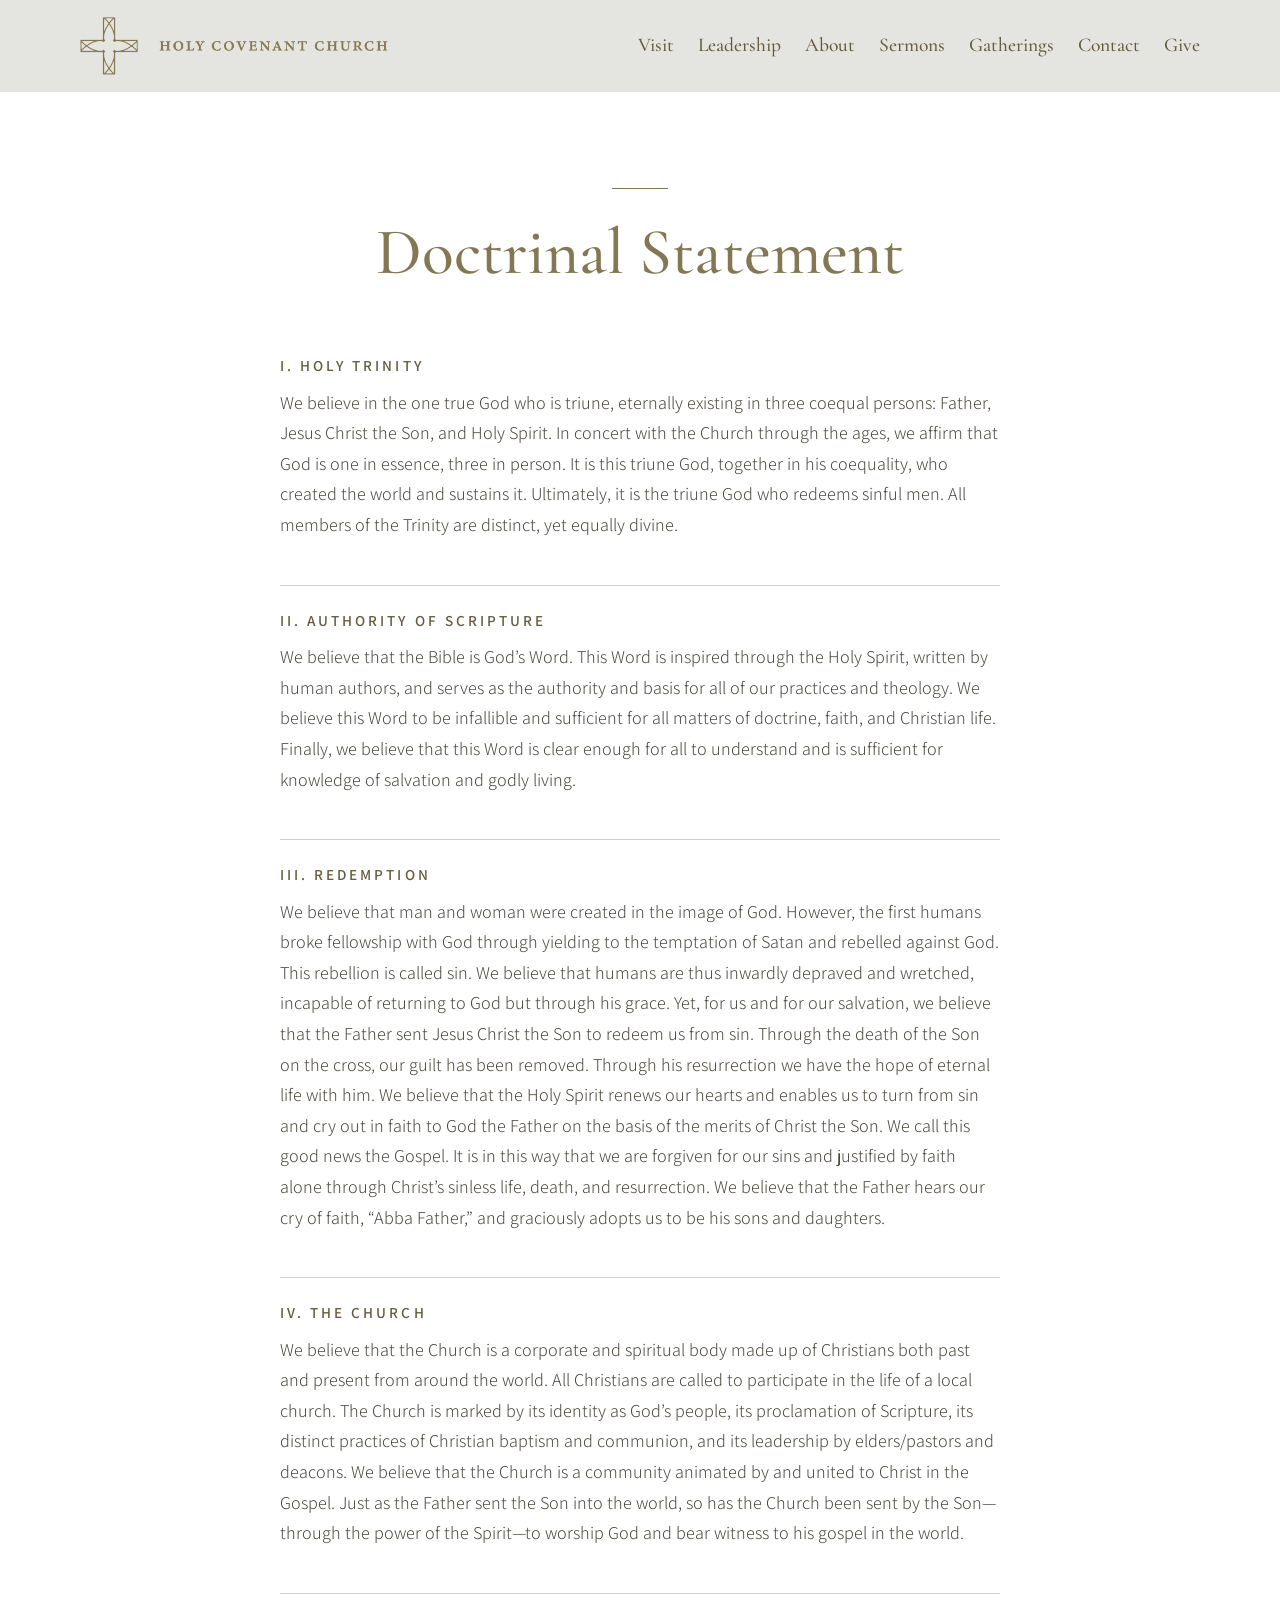
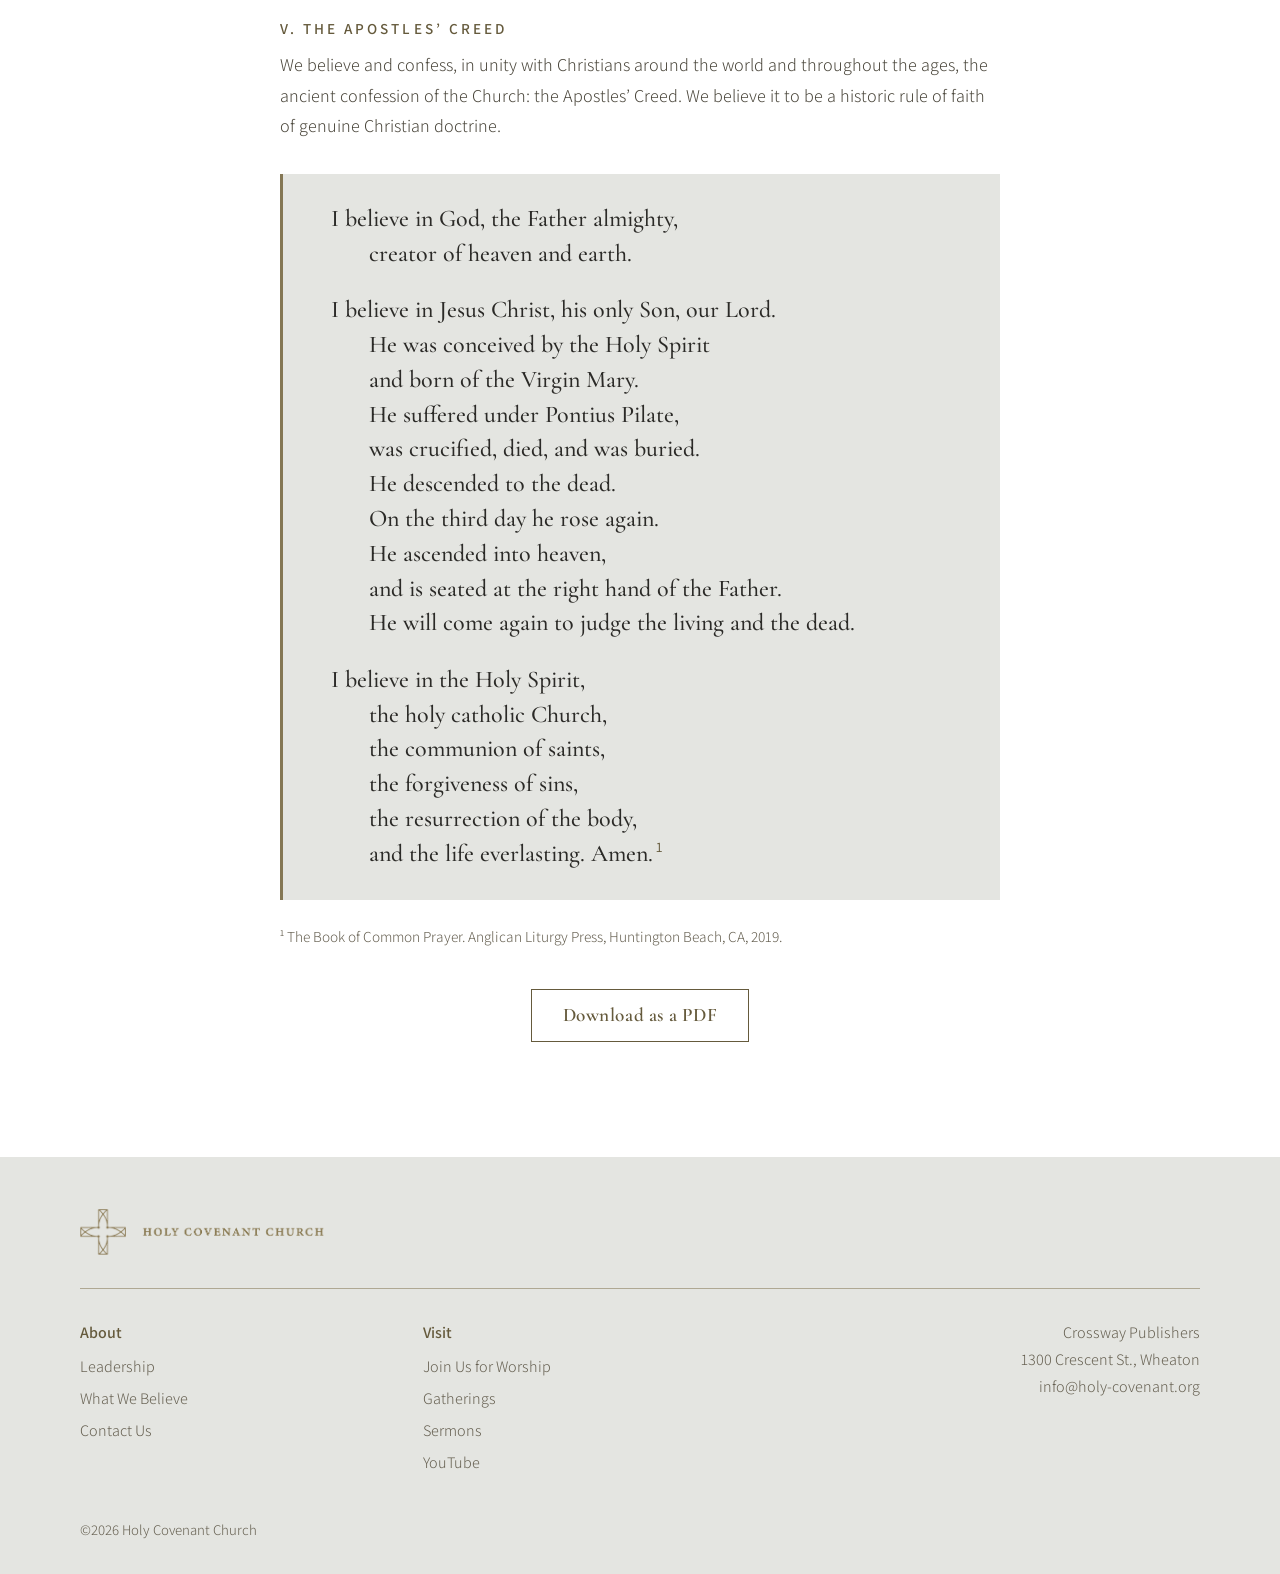
<file: what-we-believe.html>
<!DOCTYPE html>
<html lang="en">
<head>
<meta charset="utf-8">
<meta name="viewport" content="width=device-width, initial-scale=1">
<title>What We Believe | Holy Covenant Church</title>
<meta name="description" content="The Doctrinal Statement of Holy Covenant Church: the Holy Trinity, the authority of Scripture, redemption, the Church, and the Apostles' Creed.">
<link rel="canonical" href="https://www.holy-covenant.org/what-we-believe">
<meta name="theme-color" content="#e4e5e1">
<meta property="og:site_name" content="Holy Covenant Church">
<meta property="og:type" content="website">
<meta property="og:title" content="What We Believe | Holy Covenant Church">
<meta property="og:description" content="The Doctrinal Statement of Holy Covenant Church: the Holy Trinity, the authority of Scripture, redemption, the Church, and the Apostles' Creed.">
<meta property="og:url" content="https://www.holy-covenant.org/what-we-believe">
<meta property="og:image" content="https://www.holy-covenant.org/images/social-card.png">
<meta property="og:image:width" content="1200">
<meta property="og:image:height" content="630">
<meta name="twitter:card" content="summary_large_image">
<link rel="icon" type="image/png" href="images/favicon.png" data-fallback="https://static.wixstatic.com/media/948c68_6060ae84a63842e984ac93c92513b601~mv2.png/v1/fill/w_96,h_96,al_c/favicon.png">
<link rel="apple-touch-icon" href="images/apple-touch-icon.png">
<link rel="preload" href="fonts/cormorant-garamond-500.woff2" as="font" type="font/woff2" crossorigin>
<link rel="preload" href="fonts/cormorant-garamond-500-italic.woff2" as="font" type="font/woff2" crossorigin>
<link rel="preload" href="fonts/cormorant-garamond-600.woff2" as="font" type="font/woff2" crossorigin>
<link rel="preload" href="fonts/assistant-300.woff2" as="font" type="font/woff2" crossorigin>
<link rel="preload" href="fonts/assistant-600.woff2" as="font" type="font/woff2" crossorigin>
<link rel="stylesheet" href="css/style.css">
</head>
<body>
<a class="skip" href="#main">Skip to Main Content</a>
<div class="notice" id="notice" role="status" hidden><p></p></div>
<header class="site-header">
  <div class="wrap">
    <a class="brand" href="index.html"><img src="images/logo.png" data-fallback="https://static.wixstatic.com/media/948c68_ba5f621eec424717adbdeb428c8d7d55~mv2.png/v1/fill/w_746,h_141,al_c,q_85,usm_0.66_1.00_0.01,enc_avif,quality_auto/streamline%20logo.png" onerror="if(this.dataset.fallback){var f=this.dataset.fallback;this.removeAttribute('data-fallback');this.src=f}" alt="Holy Covenant Church" width="1061" height="200"></a>
    <button class="nav-toggle" type="button" aria-label="Menu" aria-expanded="false" aria-controls="nav"><span></span><span></span><span></span></button>
    <nav aria-label="Main">
      <ul class="nav" id="nav">
        <li><a href="visit.html">Visit</a></li>
        <li><a href="leadership.html">Leadership</a></li>
        <li><a href="about.html">About</a></li>
        <li><a href="sermons.html">Sermons</a></li>
        <li><a href="gatherings.html">Gatherings</a></li>
        <li><a href="contact.html">Contact</a></li>
        <li><a href="give.html">Give</a></li>
      </ul>
    </nav>
  </div>
</header>
<main id="main">
<section class="section">
  <div class="narrow">
    <article class="statement" id="statement">
    <span class="rule"></span>
    <h1>Doctrinal Statement</h1>
    <h2>I. HOLY TRINITY</h2>
    <p>We believe in the one true God who is triune, eternally existing in three coequal persons: Father, Jesus Christ the Son, and Holy Spirit. In concert with the Church through the ages, we affirm that God is one in essence, three in person. It is this triune God, together in his coequality, who created the world and sustains it. Ultimately, it is the triune God who redeems sinful men. All members of the Trinity are distinct, yet equally divine.</p>
    <h2>II. AUTHORITY OF SCRIPTURE</h2>
    <p>We believe that the Bible is God’s Word. This Word is inspired through the Holy Spirit, written by human authors, and serves as the authority and basis for all of our practices and theology. We believe this Word to be infallible and sufficient for all matters of doctrine, faith, and Christian life. Finally, we believe that this Word is clear enough for all to understand and is sufficient for knowledge of salvation and godly living.</p>
    <h2>III. REDEMPTION</h2>
    <p>We believe that man and woman were created in the image of God. However, the first humans broke fellowship with God through yielding to the temptation of Satan and rebelled against God. This rebellion is called sin. We believe that humans are thus inwardly depraved and wretched, incapable of returning to God but through his grace. Yet, for us and for our salvation, we believe that the Father sent Jesus Christ the Son to redeem us from sin. Through the death of the Son on the cross, our guilt has been removed. Through his resurrection we have the hope of eternal life with him. We believe that the Holy Spirit renews our hearts and enables us to turn from sin and cry out in faith to God the Father on the basis of the merits of Christ the Son. We call this good news the Gospel. It is in this way that we are forgiven for our sins and justified by faith alone through Christ’s sinless life, death, and resurrection. We believe that the Father hears our cry of faith, “Abba Father,” and graciously adopts us to be his sons and daughters.</p>
    <h2>IV. THE CHURCH</h2>
    <p>We believe that the Church is a corporate and spiritual body made up of Christians both past and present from around the world. All Christians are called to participate in the life of a local church. The Church is marked by its identity as God’s people, its proclamation of Scripture, its distinct practices of Christian baptism and communion, and its leadership by elders/pastors and deacons. We believe that the Church is a community animated by and united to Christ in the Gospel. Just as the Father sent the Son into the world, so has the Church been sent by the Son—through the power of the Spirit—to worship God and bear witness to his gospel in the world.</p>
    <h2>V. THE APOSTLES’ CREED</h2>
    <p>We believe and confess, in unity with Christians around the world and throughout the ages, the ancient confession of the Church: the Apostles’ Creed. We believe it to be a historic rule of faith of genuine Christian doctrine.</p>
    <div class="creed">
      <p><span>I believe in God, the Father almighty,</span><span class="in">creator of heaven and earth.</span></p>
      <p><span>I believe in Jesus Christ, his only Son, our Lord.</span><span class="in">He was conceived by the Holy Spirit</span><span class="in">and born of the Virgin Mary.</span><span class="in">He suffered under Pontius Pilate,</span><span class="in">was crucified, died, and was buried.</span><span class="in">He descended to the dead.</span><span class="in">On the third day he rose again.</span><span class="in">He ascended into heaven,</span><span class="in">and is seated at the right hand of the Father.</span><span class="in">He will come again to judge the living and the dead.</span></p>
      <p><span>I believe in the Holy Spirit,</span><span class="in">the holy catholic Church,</span><span class="in">the communion of saints,</span><span class="in">the forgiveness of sins,</span><span class="in">the resurrection of the body,</span><span class="in">and the life everlasting. Amen.<sup><a href="#fn1" id="fnref1" aria-label="Footnote 1">1</a></sup></span></p>
    </div>
    <p class="footnote" id="fn1"><sup>1</sup> The Book of Common Prayer. Anglican Liturgy Press, Huntington Beach, CA, 2019.</p>
    </article>
    <p class="center" style="margin-top:2.5rem"><a class="btn ghost" href="https://docs.wixstatic.com/ugd/948c68_52fa22b20fe04d47bc24039e27625d5b.pdf" data-local="docs/doctrinal-statement.pdf">Download as a PDF</a></p>
  </div>
</section>
</main>
<footer class="site-footer">
  <div class="wrap">
    <a class="brand" href="index.html"><img src="images/logo.png" data-fallback="https://static.wixstatic.com/media/948c68_ba5f621eec424717adbdeb428c8d7d55~mv2.png/v1/fill/w_746,h_141,al_c,q_85,usm_0.66_1.00_0.01,enc_avif,quality_auto/streamline%20logo.png" onerror="if(this.dataset.fallback){var f=this.dataset.fallback;this.removeAttribute('data-fallback');this.src=f}" alt="Holy Covenant Church" width="1061" height="200" loading="lazy" decoding="async"></a>
    <hr>
    <div class="foot-grid">
      <div>
        <h2><a href="about.html">About</a></h2>
        <ul>
          <li><a href="leadership.html">Leadership</a></li>
          <li><a href="what-we-believe.html">What We Believe</a></li>
          <li><a href="contact.html">Contact Us</a></li>
        </ul>
      </div>
      <div>
        <h2><a href="visit.html">Visit</a></h2>
        <ul>
          <li><a href="visit.html">Join Us for Worship</a></li>
          <li><a href="gatherings.html">Gatherings</a></li>
          <li><a href="sermons.html">Sermons</a></li>
          <li><a href="https://www.youtube.com/@holycovenantchurchwheaton">YouTube</a></li>
        </ul>
      </div>
      <div class="where">
        <a href="https://maps.app.goo.gl/Sp8KZqypXDuWN58A9">Crossway Publishers<br>1300 Crescent St., Wheaton</a><br>
        <a href="contact.html" data-u="info" data-d="holy-covenant.org" data-show>Email us</a>
      </div>
    </div>
    <p class="copyright">&copy;<span id="year">2026</span> Holy Covenant Church</p>
  </div>
</footer>
<script src="js/config.js"></script>
<script src="js/site.js"></script>
</body>
</html>
</file>
<file: css/style.css>
/* ==========================================================================
   Holy Covenant Church
   One stylesheet for the whole site. Colours and fonts are set at the top.
   ========================================================================== */

/* ---------- Fonts (kept in the /fonts folder; nothing is fetched from Google) ---------- */
@font-face { font-family: "Cormorant Garamond"; font-style: normal; font-weight: 500; font-display: swap; src: url("../fonts/cormorant-garamond-500.woff2") format("woff2"); }
@font-face { font-family: "Cormorant Garamond"; font-style: normal; font-weight: 600; font-display: swap; src: url("../fonts/cormorant-garamond-600.woff2") format("woff2"); }
@font-face { font-family: "Cormorant Garamond"; font-style: italic; font-weight: 500; font-display: swap; src: url("../fonts/cormorant-garamond-500-italic.woff2") format("woff2"); }
@font-face { font-family: "Cormorant Garamond"; font-style: italic; font-weight: 600; font-display: swap; src: url("../fonts/cormorant-garamond-600-italic.woff2") format("woff2"); }
@font-face { font-family: "Assistant"; font-style: normal; font-weight: 300; font-display: swap; src: url("../fonts/assistant-300.woff2") format("woff2"); }
@font-face { font-family: "Assistant"; font-style: normal; font-weight: 400; font-display: swap; src: url("../fonts/assistant-400.woff2") format("woff2"); }
@font-face { font-family: "Assistant"; font-style: normal; font-weight: 600; font-display: swap; src: url("../fonts/assistant-600.woff2") format("woff2"); }

:root {
  --gold: #847754;        /* brand gold: large headings and rules */
  --gold-deep: #655a3c;   /* the same gold, darkened so small text stays readable */
  --stone: #e4e5e1;       /* header, footer and alternate bands */
  --stone-line: #cfd1c9;
  --paper: #ffffff;
  --ink: #2b2a27;
  --text: #4a463b;
  --muted: #655f50;
  --serif: "Cormorant Garamond", Garamond, Georgia, "Times New Roman", serif;
  --sans: "Assistant", "Segoe UI", "Helvetica Neue", Arial, sans-serif;
  --wrap: 1120px;
  --narrow: 720px;
  --gutter: 1.25rem;
}

/* ---------- Base ---------- */
*, *::before, *::after { box-sizing: border-box; }
html { -webkit-text-size-adjust: 100%; scroll-behavior: smooth; scroll-padding-top: 110px; }
body {
  margin: 0; background: var(--paper); color: var(--text);
  font-family: var(--sans); font-weight: 300; font-size: 1.125rem; line-height: 1.7;
  -webkit-font-smoothing: antialiased; text-rendering: optimizeLegibility;
  font-variant-numeric: lining-nums;   /* plain numerals, so "10:00" and "28:17" read clearly */
}
img { max-width: 100%; height: auto; display: block; }
a { color: var(--gold-deep); text-decoration-thickness: 1px; text-underline-offset: 3px; }
a:hover { color: var(--ink); }
:focus-visible { outline: 2px solid var(--gold-deep); outline-offset: 3px; }
h1, h2, h3 { font-family: var(--serif); font-weight: 500; color: var(--gold); line-height: 1.12; margin: 0 0 .6em; text-wrap: balance; }
h1 { font-size: clamp(2.7rem, 6vw, 4.1rem); }
h2 { font-size: clamp(2.1rem, 4.4vw, 3rem); }
h3, .h3 { font-size: clamp(1.6rem, 3vw, 2rem); }
p { margin: 0 0 1.1em; }
strong { font-weight: 600; }

.wrap { width: min(100% - 2 * var(--gutter), var(--wrap)); margin-inline: auto; }
.narrow { width: min(100% - 2 * var(--gutter), var(--narrow)); margin-inline: auto; }
.center { text-align: center; }
.section { padding: clamp(3.25rem, 8vw, 6rem) 0; }
.stone { background: var(--stone); }
.rule { display: block; width: 56px; height: 1px; background: var(--gold); margin: 0 auto 1.7rem; }
.skip { position: absolute; left: -999px; top: 0; z-index: 100; background: var(--ink); color: #fff; padding: .7rem 1.1rem; }
.skip:focus { left: 0; }

/* Sections below the fold ease in as they are reached (set up in site.js). */
.reveal-on .reveal { opacity: 0; transform: translateY(18px); transition: opacity .8s ease, transform .8s ease; }
.reveal-on .reveal.in { opacity: 1; transform: none; }

/* Arrival: page titles rise gently into place, and photographs fade in as they load. */
@keyframes rise { from { opacity: 0; transform: translateY(14px); } to { opacity: 1; transform: none; } }
main h1 { animation: rise .9s ease both; }
.hero-inner > .time { animation: rise .9s ease .15s both; }
.hero-inner > .time + p { animation: rise .9s ease .3s both; }
.pillars, .statement h1 + h2, .verse:first-of-type { animation: rise .9s ease .15s both; }
img.fade { opacity: 0; transition: opacity .8s ease; }
img.fade.loaded { opacity: 1; }

/* ---------- Notice bar (filled from the sheet when there is something to announce) ---------- */
.notice { background: var(--ink); color: #fff; text-align: center; font-weight: 400; font-size: 1.02rem; line-height: 1.45; padding: .75rem var(--gutter); }
.notice[hidden] { display: none; }
.notice p { margin: 0; }

/* ---------- Header ---------- */
.site-header { position: sticky; top: 0; z-index: 50; background: var(--stone); transition: box-shadow .25s; }
.site-header.scrolled { box-shadow: 0 1px 0 rgba(43, 42, 39, .08), 0 12px 24px -16px rgba(43, 42, 39, .45); }
.site-header .wrap { display: flex; align-items: center; justify-content: space-between; gap: 1.5rem; min-height: 92px; }
.brand { display: inline-flex; align-items: center; font-family: var(--serif); font-weight: 600; letter-spacing: .14em; text-transform: uppercase; color: var(--gold-deep); text-decoration: none; }
.brand img { height: 58px; width: auto; }
.nav { display: flex; gap: 1.5rem; list-style: none; margin: 0; padding: 0; }
.nav a { position: relative; display: block; padding: .35rem 0; font-family: var(--serif); font-weight: 500; font-size: 1.22rem; color: var(--gold-deep); text-decoration: none; white-space: nowrap; }
.nav a::after { content: ""; position: absolute; left: 0; right: 0; bottom: 0; height: 1px; background: var(--gold); transform: scaleX(0); transform-origin: left; transition: transform .25s; }
.nav a:hover, .nav a[aria-current="page"] { color: var(--ink); }
.nav a:hover::after, .nav a[aria-current="page"]::after { transform: scaleX(1); }
.nav-toggle { display: none; background: none; border: 0; padding: .7rem; margin-right: -.7rem; cursor: pointer; }
.nav-toggle span { display: block; width: 26px; height: 2px; background: var(--gold-deep); margin: 6px 0; transition: transform .2s, opacity .2s; }

@media (max-width: 1040px) {
  .site-header .wrap { min-height: 72px; }
  .brand img { height: 44px; }
  .nav-toggle { display: block; }
  .nav { display: none; position: absolute; left: 0; right: 0; top: 100%; flex-direction: column; gap: 0; background: var(--stone); padding: .25rem var(--gutter) 1.25rem; border-top: 1px solid var(--stone-line); box-shadow: 0 18px 24px -12px rgba(43, 42, 39, .3); }
  .nav.open { display: flex; }
  .nav a { padding: .85rem 0; font-size: 1.4rem; border-bottom: 1px solid var(--stone-line); }
  .nav a::after { display: none; }
  .nav-toggle[aria-expanded="true"] span:nth-child(1) { transform: translateY(8px) rotate(45deg); }
  .nav-toggle[aria-expanded="true"] span:nth-child(2) { opacity: 0; }
  .nav-toggle[aria-expanded="true"] span:nth-child(3) { transform: translateY(-8px) rotate(-45deg); }
}

/* ---------- Buttons ---------- */
.btn { display: inline-block; background: var(--gold-deep); color: #fff; border: 1px solid var(--gold-deep); font-family: var(--serif); font-weight: 600; font-size: 1.2rem; letter-spacing: .03em; line-height: 1.2; padding: .85rem 1.9rem; text-decoration: none; cursor: pointer; transition: background .2s, color .2s, border-color .2s; }
.btn:hover { background: var(--ink); border-color: var(--ink); color: #fff; }
.btn.ghost { background: transparent; color: var(--gold-deep); }
.btn.ghost:hover { background: var(--gold-deep); border-color: var(--gold-deep); color: #fff; }
.btn.light { background: #f5f3ee; border-color: #f5f3ee; color: var(--ink); }
.btn.light:hover { background: #fff; border-color: #fff; color: var(--ink); }
.btn-row { display: flex; flex-wrap: wrap; gap: .8rem; justify-content: center; margin-top: 1.8rem; }

/* ---------- Hero ---------- */
.hero { position: relative; isolation: isolate; overflow: hidden; display: grid; place-items: center; text-align: center; color: #fff; background: #241b15; width: min(100% - 2 * var(--gutter), 1320px); min-height: clamp(440px, 52vw, 640px); margin: clamp(1rem, 3.5vw, 2.75rem) auto 0; }
.hero > img, .hero noscript img { position: absolute; inset: 0; z-index: -2; width: 100%; height: 100%; object-fit: cover; animation: drift 26s ease-out both; }
.hero > img { opacity: 0; transition: opacity 1s ease; }      /* the picture fades in once it has arrived */
.hero > img.ready, .hero > img.fixed { opacity: 1; }
.hero::before { content: ""; position: absolute; inset: 0; z-index: -1; background: radial-gradient(ellipse at center, rgba(20, 13, 9, .38) 0%, rgba(20, 13, 9, .54) 62%, rgba(20, 13, 9, .7) 100%); }
.hero::after { content: ""; position: absolute; inset: 14px; border: 1px solid rgba(255, 255, 255, .28); pointer-events: none; }
@keyframes drift { from { transform: scale(1.08); } to { transform: scale(1); } }
.hero-inner { position: relative; padding: 3.5rem 2rem; max-width: 900px; }
.hero h1 { color: #fff; font-style: italic; font-size: clamp(3rem, 7.6vw, 5.4rem); margin-bottom: .2em; text-shadow: 0 2px 22px rgba(0, 0, 0, .5); }
.hero h1 .season-line { display: block; font-size: .62em; margin-top: .1em; }
.hero h1 .season-line[hidden] { display: none; }
/* Pastor and Scripture links on the home page read as plain text and underline only on hover. */
.hero .this-week a { color: #fff; text-decoration: none; }
#last-week a, .upcoming a, .ref a { color: inherit; text-decoration: none; }
.hero .this-week a:hover, #last-week a:hover, .upcoming a:hover, .ref a:hover { text-decoration: underline; }
.hero p { margin: 0; font-family: var(--serif); font-weight: 500; font-size: clamp(1.3rem, 2.7vw, 1.7rem); text-shadow: 0 1px 12px rgba(0, 0, 0, .55); }
.hero .time { font-style: italic; margin-bottom: 1.7rem; }
.hero :focus-visible { outline-color: #fff; }
.this-week { margin-top: 2.1rem; padding-top: 1.5rem; border-top: 1px solid rgba(255, 255, 255, .4); transition: opacity .6s ease; }
.this-week.waiting { opacity: 0; }                            /* holds its place until the sheet answers */
.this-week[hidden] { display: none; }
.hero .this-week p { font-size: clamp(1.2rem, 2.4vw, 1.5rem); line-height: 1.45; margin-bottom: .15em; }
@media (max-width: 640px) { .this-week { min-height: calc(1.5rem + 2 * 1.2rem * 1.45 + .2rem); } }   /* room for two lines on a phone, so nothing jumps */
.this-week strong { font-style: italic; font-weight: 600; }
.hero.small { min-height: clamp(220px, 30vw, 340px); }

.last-week { text-align: center; color: var(--muted); margin: 1.6rem auto 0; width: min(100% - 2 * var(--gutter), var(--narrow)); }
@media (max-width: 640px) { .last-week { min-height: 3.4em; } }

/* ---------- Home ---------- */
.intro { padding-top: clamp(2.75rem, 6vw, 4.25rem); }
.intro h2 { font-size: clamp(2rem, 4.2vw, 2.7rem); margin-bottom: .9em; }

.banner-photo { position: relative; margin-bottom: clamp(2rem, 5vw, 3.25rem); }
.banner-photo img { width: 100%; aspect-ratio: 3.4 / 1; min-height: 200px; object-fit: cover; background: var(--stone-line); }
.banner-photo::after { content: ""; position: absolute; inset: 12px; border: 1px solid rgba(255, 255, 255, .5); pointer-events: none; }

.schedule[hidden] { display: none; }
.upcoming { list-style: none; margin: 1.6rem 0 0; padding: .4rem 1.75rem; background: var(--paper); border: 1px solid var(--stone-line); border-top: 3px solid var(--gold); }
.upcoming li { display: grid; grid-template-columns: 8.5rem 1fr auto; gap: .2rem 1.25rem; align-items: baseline; padding: .85rem 0; border-top: 1px solid var(--stone); }
.upcoming li:first-child { border-top: 0; }
.upcoming .d, .upcoming .p { color: var(--muted); font-size: 1rem; }
.upcoming .p { text-align: right; }
.upcoming .t { font-family: var(--serif); font-weight: 500; font-size: 1.4rem; line-height: 1.25; color: var(--ink); }
.upcoming .t small { font-family: var(--sans); font-weight: 400; font-size: .85rem; color: var(--gold-deep); margin-left: .6rem; white-space: nowrap; }
@media (max-width: 640px) {
  .upcoming { padding-inline: 1.1rem; }
  .upcoming li { grid-template-columns: 1fr; gap: 0; }
  .upcoming .p { text-align: left; }
  .upcoming .t small { display: block; margin: 0; }
}

/* ---------- Visit ---------- */
.banner { width: min(100% - 2 * var(--gutter), 1320px); margin: clamp(1rem, 3.5vw, 2.75rem) auto 0; }
.banner img { width: 100%; height: clamp(180px, 26vw, 330px); object-fit: cover; background: var(--stone); }
.page-title { font-style: italic; font-size: clamp(2.9rem, 7vw, 4.4rem); margin-bottom: .35em; }
.pillars { list-style: none; margin: 0; padding: 0; display: flex; flex-wrap: wrap; justify-content: center; gap: .35rem 0; font-weight: 400; font-size: 1.05rem; color: var(--gold-deep); }
.pillars li { padding: 0 .9rem; border-left: 1px solid var(--gold); line-height: 1.2; }
.pillars li:first-child { border-left: 0; }
.facts { display: grid; grid-template-columns: repeat(3, 1fr); gap: 1px; background: var(--stone-line); border: 1px solid var(--stone-line); margin-top: 2.75rem; }
.facts div { background: var(--stone); padding: 1.5rem 1rem; text-align: center; }
.facts strong { display: block; font-family: var(--serif); font-weight: 600; font-size: 1.7rem; line-height: 1.2; color: var(--gold-deep); }
.facts span { font-size: 1rem; color: var(--muted); }
@media (max-width: 640px) { .facts { grid-template-columns: 1fr; } .pillars li { border-left: 0; flex-basis: 100%; } }
.blocks .h3 { margin-top: 2.5em; }
.blocks .h3:first-child { margin-top: 0; }

/* ---------- What's Happening ---------- */
.happenings { display: grid; grid-template-columns: repeat(auto-fit, minmax(300px, 1fr)); gap: 1.25rem; margin-top: 1.75rem; }
.happening { background: var(--stone); padding: 1.9rem 1.75rem; border-top: 3px solid var(--gold); }
.happening .h3 { font-size: 1.75rem; }
.happening p { margin: 0; }

/* ---------- Leadership ---------- */
.verse { font-family: var(--serif); font-style: italic; font-weight: 500; font-size: clamp(1.45rem, 3vw, 1.85rem); line-height: 1.35; color: var(--ink); margin-bottom: .25em; }
.ref { font-weight: 400; font-size: .8rem; letter-spacing: .3em; text-transform: uppercase; color: var(--gold-deep); margin-bottom: 2rem; }
.elders { display: grid; grid-template-columns: repeat(2, 1fr); gap: 3.75rem 3rem; margin-top: 3.25rem; }
.elder { text-align: center; }
.elder img { width: 100%; aspect-ratio: 1; object-fit: cover; background: var(--stone); margin-bottom: 1.5rem; }
.elder .h3 { font-size: clamp(1.9rem, 3.4vw, 2.4rem); margin-bottom: .4em; }
.elder p { font-size: 1.06rem; margin: 0; }
.elder .h3 a { color: inherit; text-decoration: none; border-bottom: 1px solid transparent; transition: border-color .2s, color .2s; }
.elder .h3 a:hover { color: var(--gold-deep); border-bottom-color: var(--gold); }
.elder { scroll-margin-top: 120px; }
.elders .elder:last-child:nth-child(odd) { grid-column: 1 / -1; width: min(100%, calc(50% - 1.5rem)); margin-inline: auto; }
@media (max-width: 720px) { .elders { grid-template-columns: 1fr; } .elders .elder:last-child:nth-child(odd) { width: 100%; } }
.deacons { list-style: none; margin: 2.5rem 0 0; padding: 0; display: flex; flex-wrap: wrap; justify-content: center; gap: .75rem; }
.deacons li { background: var(--paper); min-width: 200px; padding: 1.1rem 1.75rem; text-align: center; font-family: var(--serif); font-weight: 500; font-size: 1.5rem; color: var(--ink); }

/* ---------- About ---------- */
.story { display: grid; grid-template-columns: 1.5fr 1fr; align-items: center; gap: clamp(2rem, 5vw, 4rem); width: min(100% - 2 * var(--gutter), var(--wrap)); margin-inline: auto; padding: clamp(2.5rem, 6vw, 4.5rem) 0; }
.story .copy { display: flex; flex-direction: column; justify-content: center; }
.story .photo { position: relative; }
.story .photo img { width: 100%; height: auto; aspect-ratio: 1000 / 958; object-fit: cover; background: var(--stone); }
.story .photo::after { content: ""; position: absolute; inset: 10px; border: 1px solid rgba(255, 255, 255, .5); pointer-events: none; }
@media (max-width: 820px) { .story { grid-template-columns: 1fr; } .story .photo { order: -1; max-width: 420px; margin-inline: auto; } }

/* ---------- What We Believe ---------- */
.statement h1 { text-align: center; margin-bottom: 1em; }
.statement h2 { font-family: var(--sans); font-weight: 600; font-size: .95rem; line-height: 1.4; letter-spacing: .2em; color: var(--gold-deep); margin: 2.75rem 0 .7rem; padding-top: 1.5rem; border-top: 1px solid var(--stone-line); }
.statement h1 + h2 { border-top: 0; padding-top: 0; margin-top: 0; }
.creed { margin: 2rem 0 1.5rem; padding: 1.75rem clamp(1.25rem, 5vw, 3rem); background: var(--stone); border-left: 3px solid var(--gold); font-family: var(--serif); font-weight: 500; font-size: clamp(1.2rem, 2.6vw, 1.5rem); line-height: 1.45; color: var(--ink); }
.creed p { margin: 0 0 .9em; }
.creed p:last-child { margin-bottom: 0; }
.creed span { display: block; padding-left: 1.2em; text-indent: -1.2em; }   /* a line that wraps hangs under itself */
.creed .in { padding-left: 2.8em; }
.creed sup, .footnote sup { font-family: var(--sans); font-size: .6em; font-weight: 400; }
.creed sup a { text-decoration: none; padding: 0 .15em; }
.footnote { font-size: .95rem; color: var(--muted); }

/* ---------- Contact ---------- */
.contact { display: grid; grid-template-columns: 1fr 1.2fr; gap: 3rem; background: var(--stone); padding: clamp(2rem, 5vw, 4rem); margin-top: clamp(1rem, 3.5vw, 2.75rem); }
.contact h1 { font-size: clamp(2.3rem, 5vw, 3.1rem); }
.contact h2 { font-family: var(--sans); font-weight: 600; font-size: .8rem; letter-spacing: .2em; text-transform: uppercase; color: var(--gold-deep); margin: 1.9rem 0 .3rem; }
.contact p { margin-bottom: .2em; }
.contact .form { background: var(--paper); padding: clamp(1.5rem, 4vw, 2.5rem); align-self: start; }
.contact .form h2 { margin-top: 0; }
@media (max-width: 820px) { .contact { grid-template-columns: 1fr; gap: 2rem; } }

/* ---------- Forms (contact message, updates sign-up) ---------- */
.fields { display: grid; gap: 1.1rem; text-align: left; margin-top: 1.25rem; }
.fields label { display: block; font-weight: 600; font-size: .8rem; letter-spacing: .14em; text-transform: uppercase; color: var(--gold-deep); margin-bottom: .35rem; }
.fields input, .fields textarea { width: 100%; font: inherit; font-weight: 400; color: var(--ink); background: var(--paper); border: 1px solid var(--muted); border-radius: 0; padding: .7rem .8rem; }
.fields textarea { resize: vertical; min-height: 9rem; }
.fields input:focus-visible, .fields textarea:focus-visible { outline: 2px solid var(--gold-deep); outline-offset: 1px; }
.fields .btn { justify-self: start; }
.fields .cf-turnstile { min-height: 65px; }
.fields .trap { position: absolute; left: -5000px; }
.form-status { margin: 0; font-weight: 400; min-height: 1.7em; }
.form-status.bad { color: #8f2a1c; }
.fields.sent > *:not(.form-status) { display: none; }
.fields.sent .form-status { font-family: var(--serif); font-weight: 500; font-size: 1.6rem; color: var(--ink); }
.signup { grid-template-columns: 1fr 1fr; max-width: 560px; margin: 1.75rem auto 0; }
.signup .field { grid-column: 1 / -1; }
.signup .field.half { grid-column: auto; }
.signup .btn { grid-column: 1 / -1; justify-self: center; }
@media (max-width: 520px) { .signup .field.half { grid-column: 1 / -1; } }
.sermon-embed { margin-top: 1.5rem; min-height: 320px; }

/* ---------- Footer ---------- */
.site-footer { background: var(--stone); color: var(--muted); font-size: 1rem; padding: 3.25rem 0 2rem; }
.site-footer .brand img { height: 46px; }
.site-footer hr { border: 0; border-top: 1px solid var(--gold); opacity: .55; margin: 1.5rem 0 1.9rem; }
.foot-grid { display: grid; grid-template-columns: 1fr 1fr 1.4fr; gap: 2rem; }
.foot-grid h2 { font-family: var(--sans); font-weight: 600; font-size: 1rem; line-height: 1.7; color: var(--gold-deep); margin: 0 0 .45rem; }
.foot-grid ul { list-style: none; margin: 0; padding: 0; }
.foot-grid li { margin-bottom: .3rem; }
.foot-grid a { color: var(--muted); text-decoration: none; }
.foot-grid h2 a { color: var(--gold-deep); }
.foot-grid a:hover { color: var(--ink); text-decoration: underline; }
.foot-grid .where { text-align: right; }
.copyright { margin: 2.25rem 0 0; font-size: .92rem; }
@media (max-width: 640px) { .foot-grid { grid-template-columns: 1fr 1fr; } .foot-grid .where { grid-column: 1 / -1; text-align: left; } }

/* Shown only when a page is opened straight from a folder instead of the web. */
.preview-note { position: fixed; left: 12px; bottom: 12px; z-index: 60; max-width: 330px; background: var(--ink); color: #fff; font-size: .85rem; font-weight: 400; line-height: 1.4; padding: .7rem .95rem; box-shadow: 0 8px 24px rgba(0, 0, 0, .3); }

/* ---------- Less motion for those who ask for it ---------- */
@media (prefers-reduced-motion: reduce) {
  html { scroll-behavior: auto; }
  .hero > img, .hero noscript img { animation: none; }
  main h1, .hero-inner > *, .pillars, .statement h2, .verse { animation: none !important; }
  img.fade { opacity: 1; transition: none; }
  .hero > img { transition: none; }
  .reveal-on .reveal { opacity: 1; transform: none; transition: none; }
  * { transition-duration: .01ms !important; }
}

/* ---------- Print ---------- */
@media print {
  .site-header, .site-footer, .nav-toggle, .notice, .btn, .preview-note, .skip { display: none !important; }
  body { font-size: 11pt; color: #000; }
  .hero { min-height: 0; color: #000; background: none; width: auto; margin: 0; }
  .hero img, .hero::before, .hero::after { display: none; }
  .hero h1, h1, h2, h3 { color: #000; text-shadow: none; }
  .hero p { text-shadow: none; }
  .section { padding: 1rem 0; }
  .stone, .happening, .facts div, .creed { background: none; }
  .reveal-on .reveal { opacity: 1; transform: none; }
}
</file>
